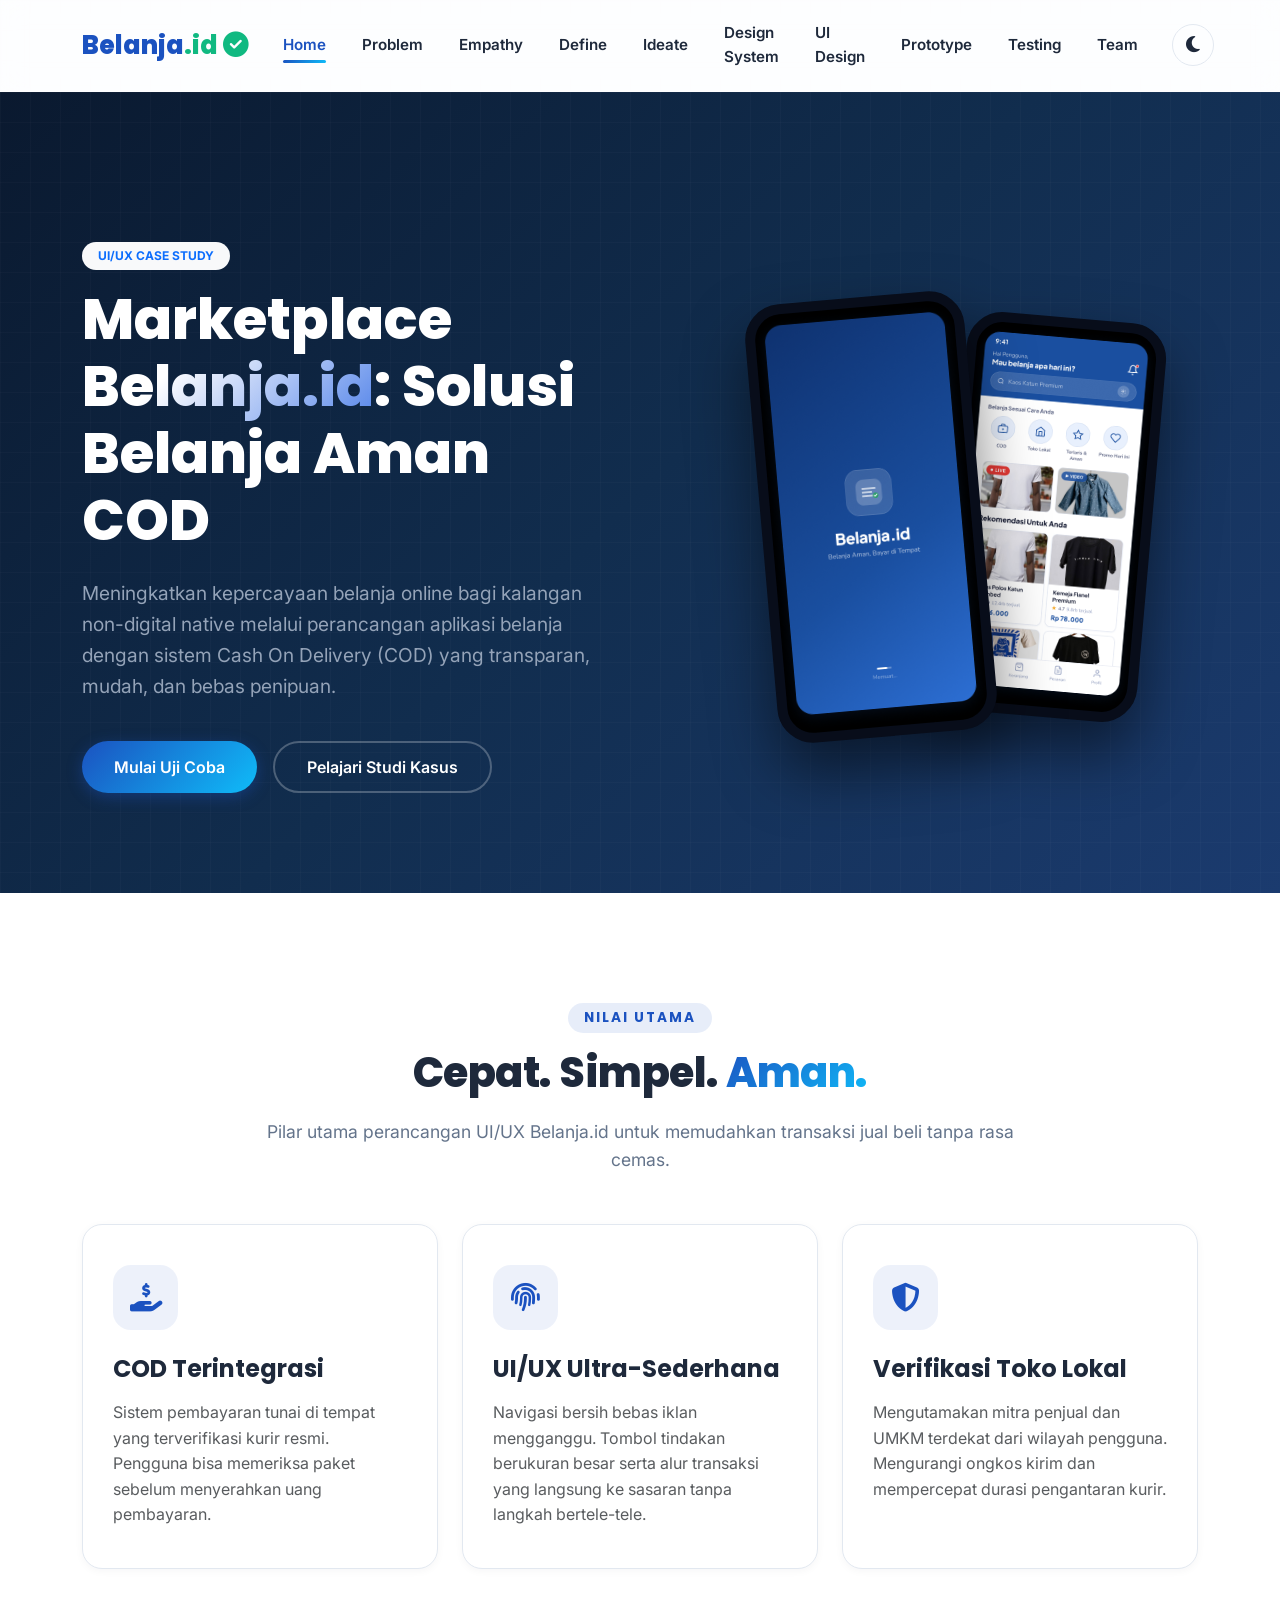
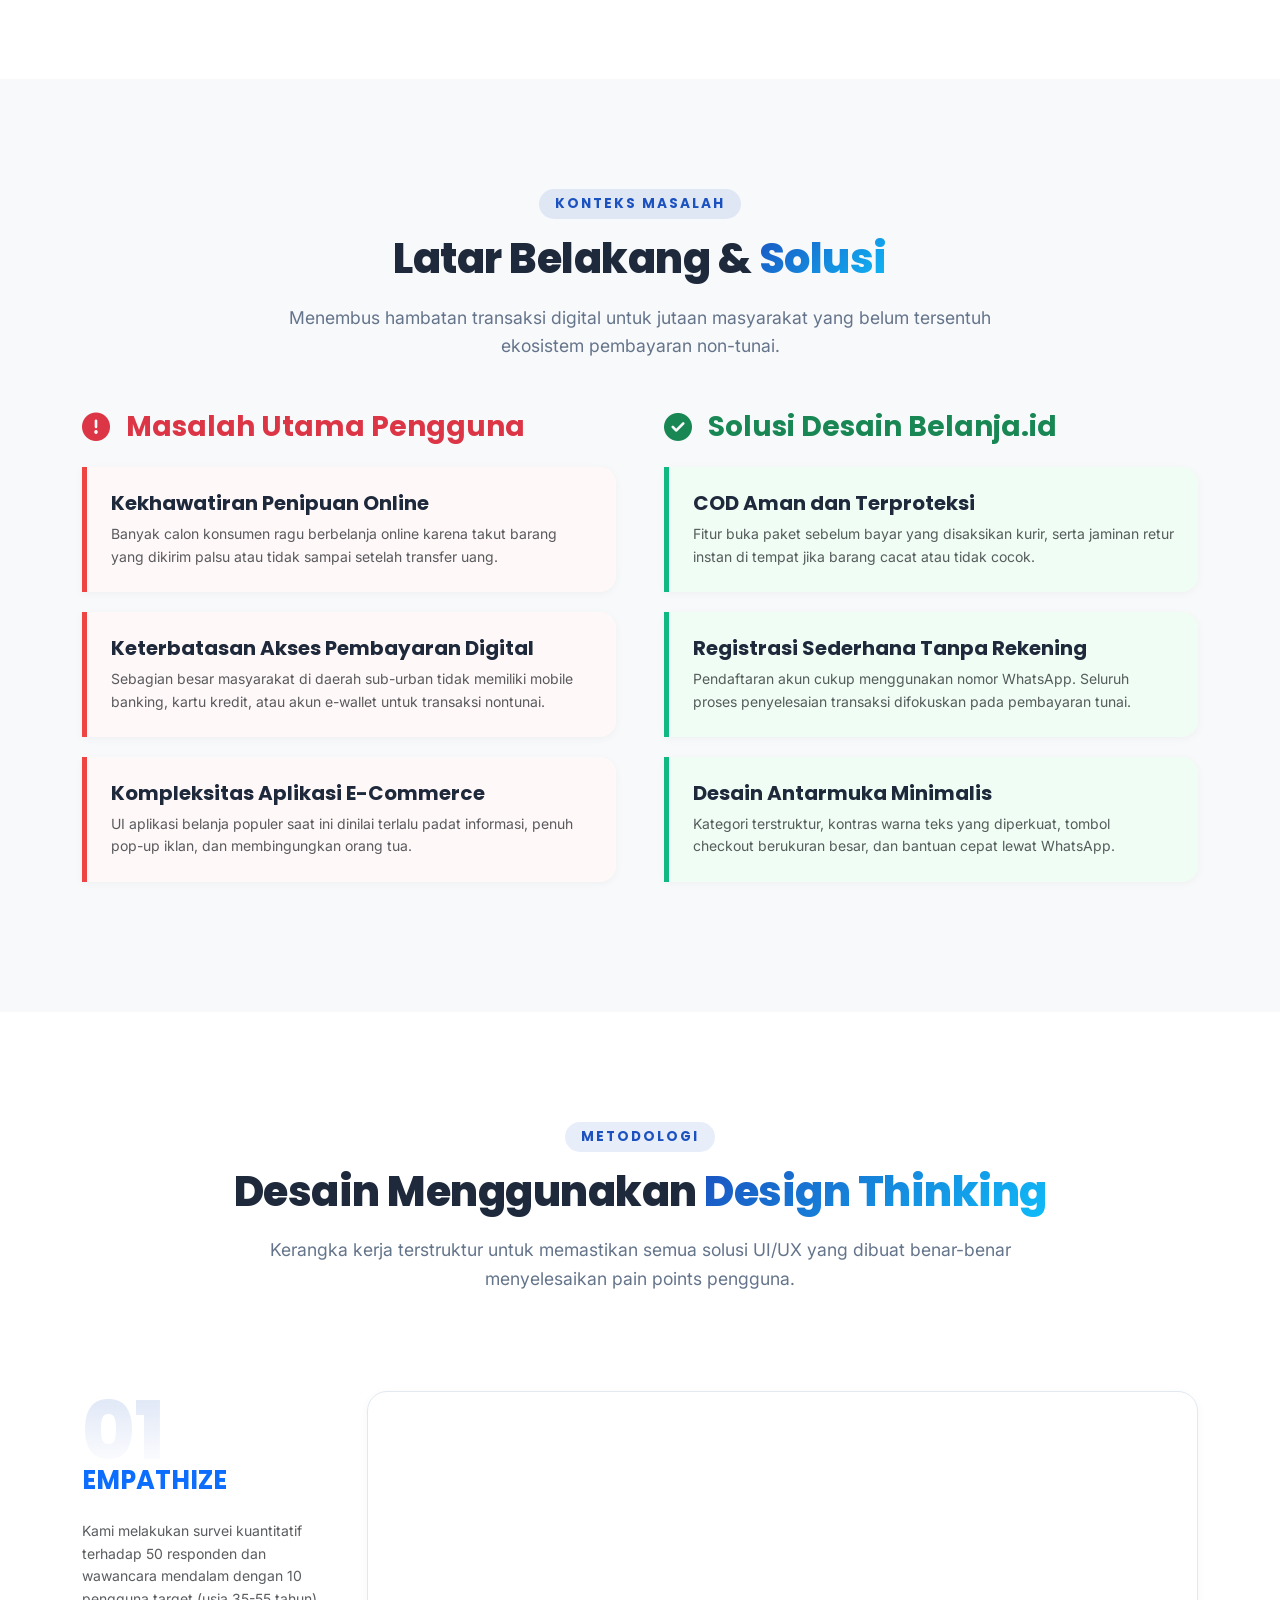
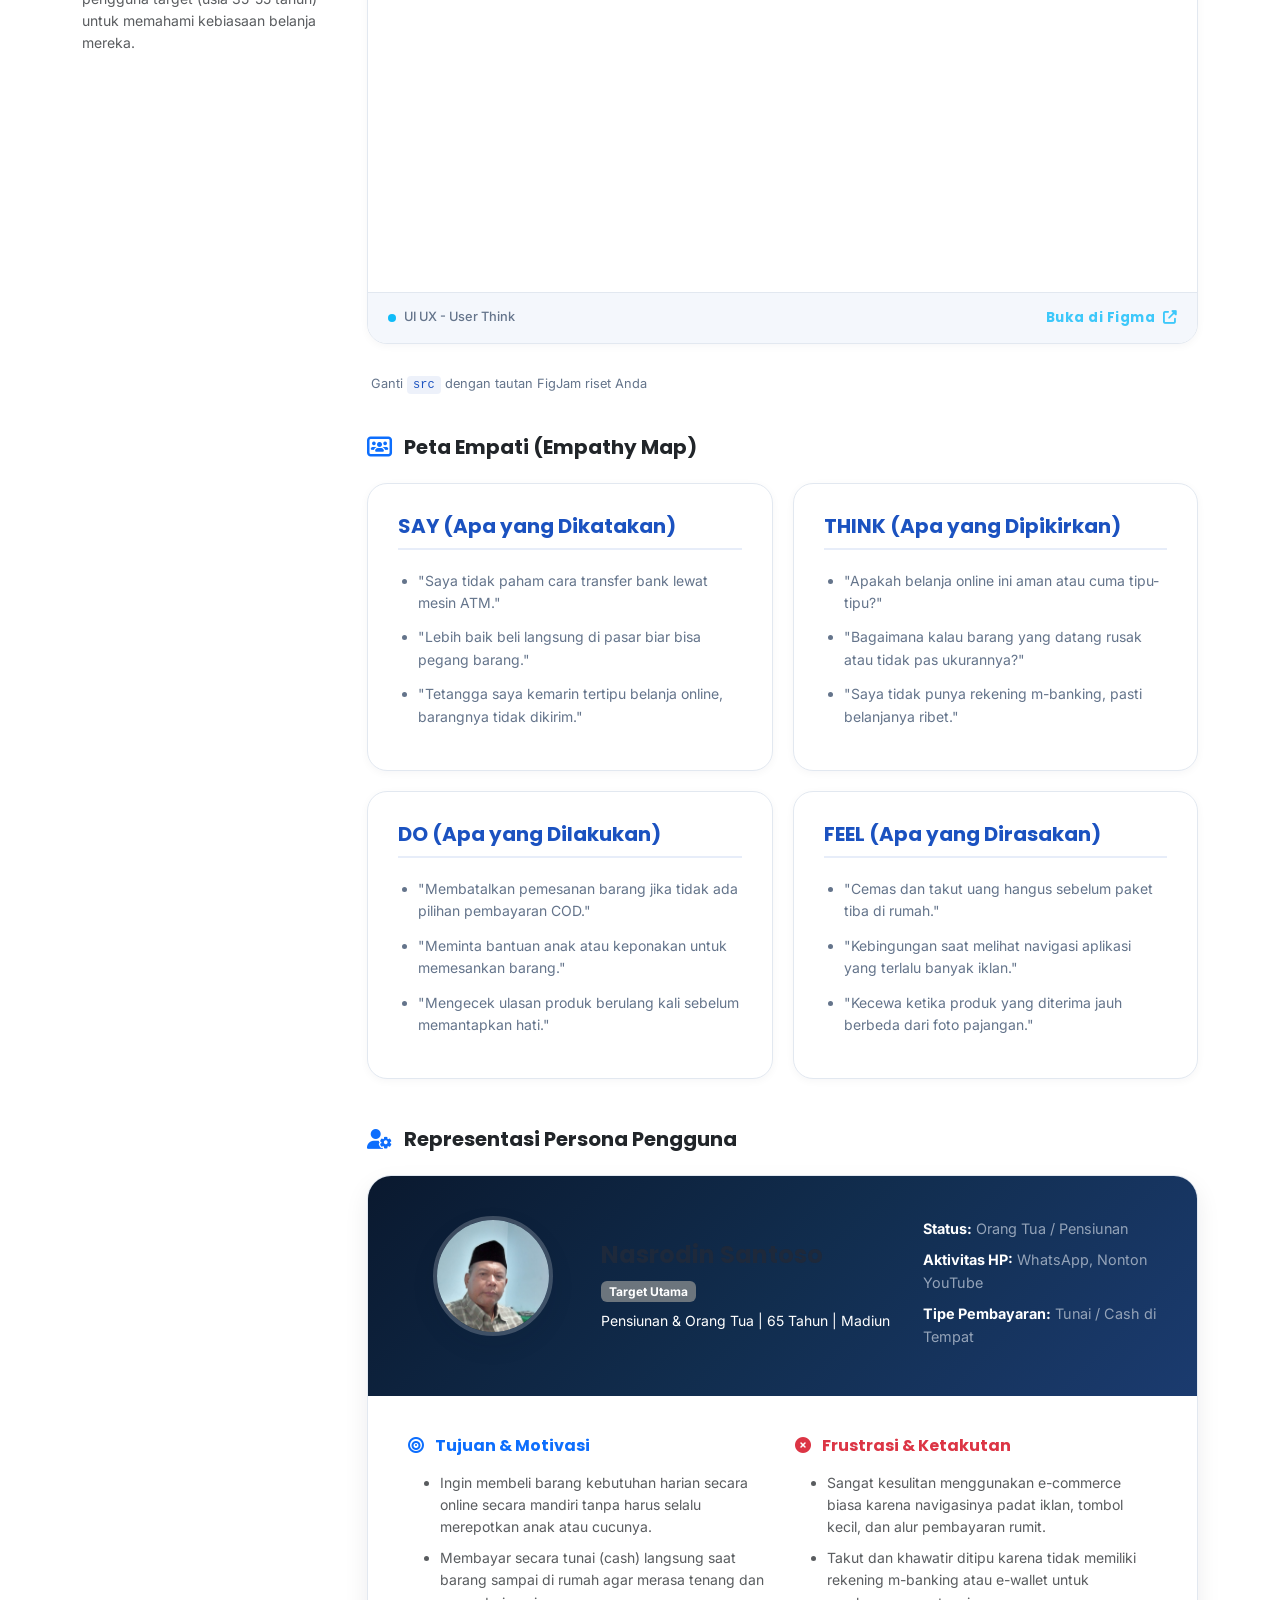
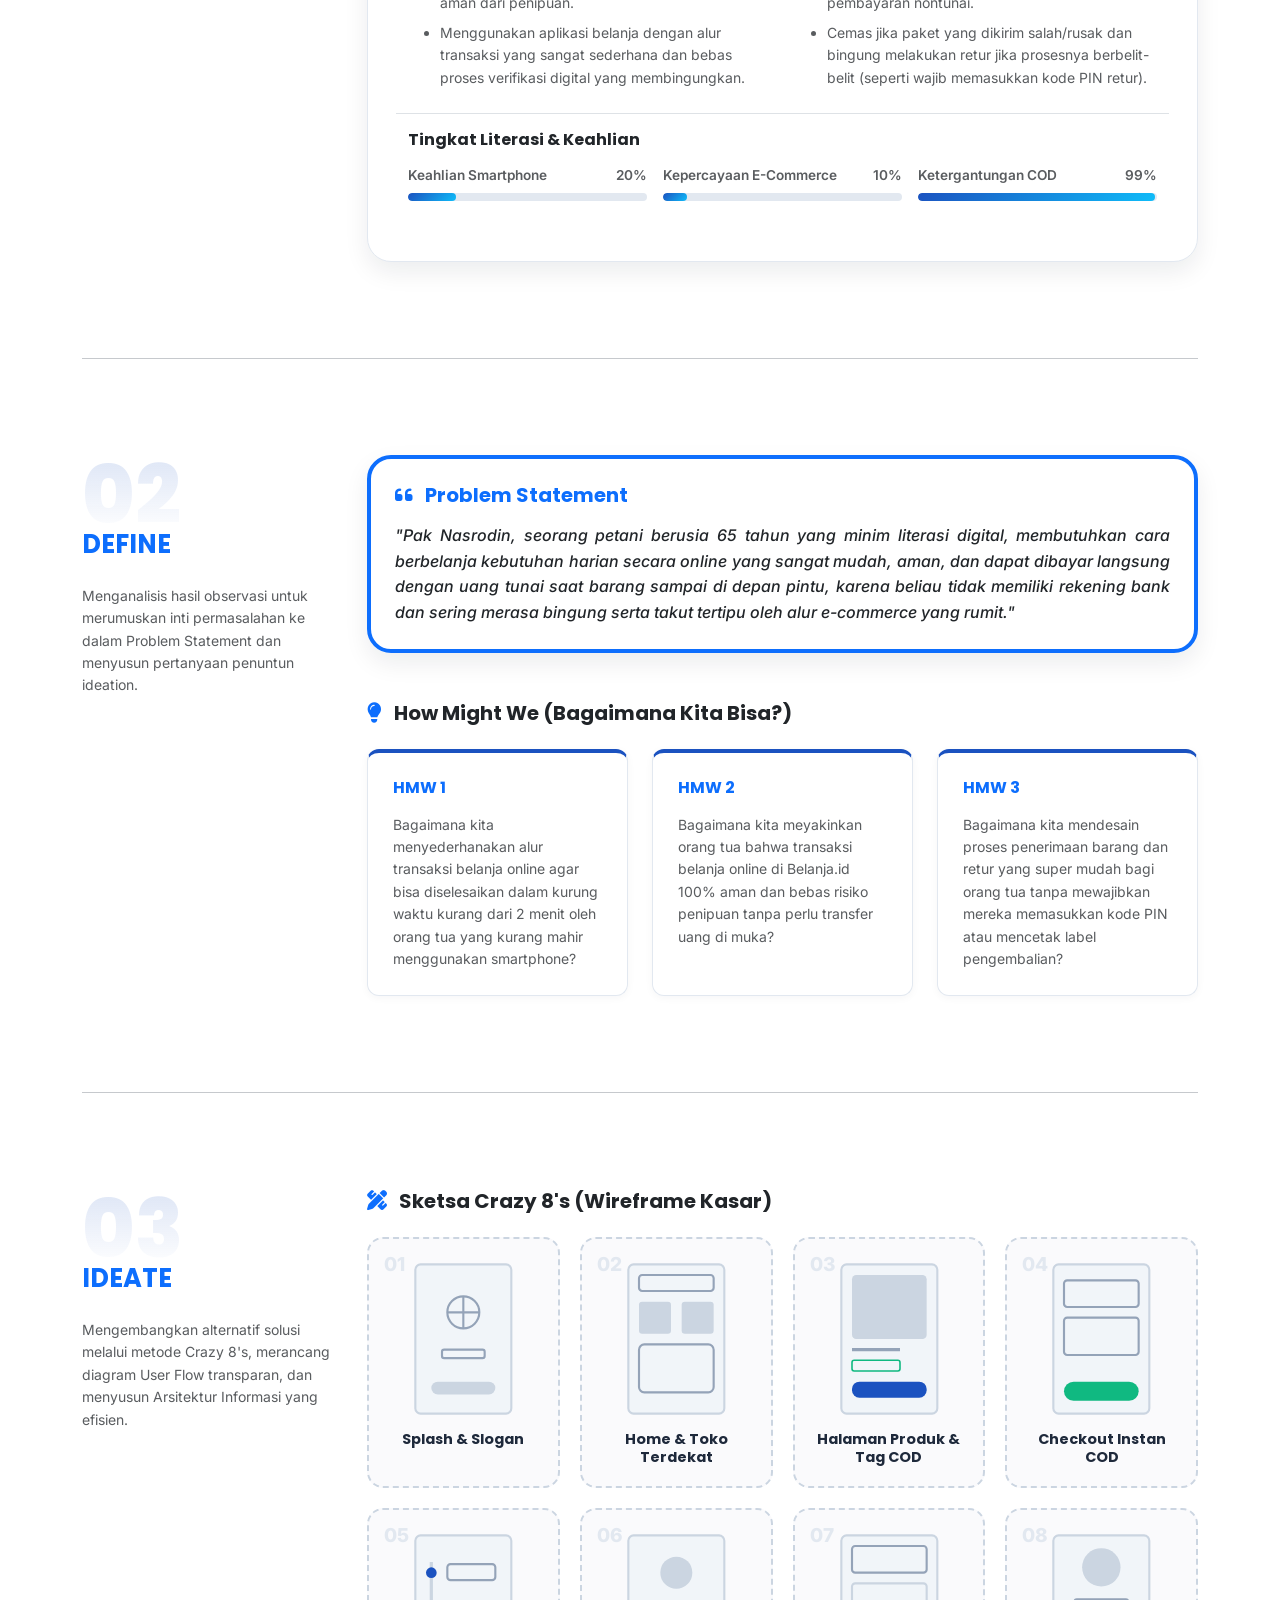
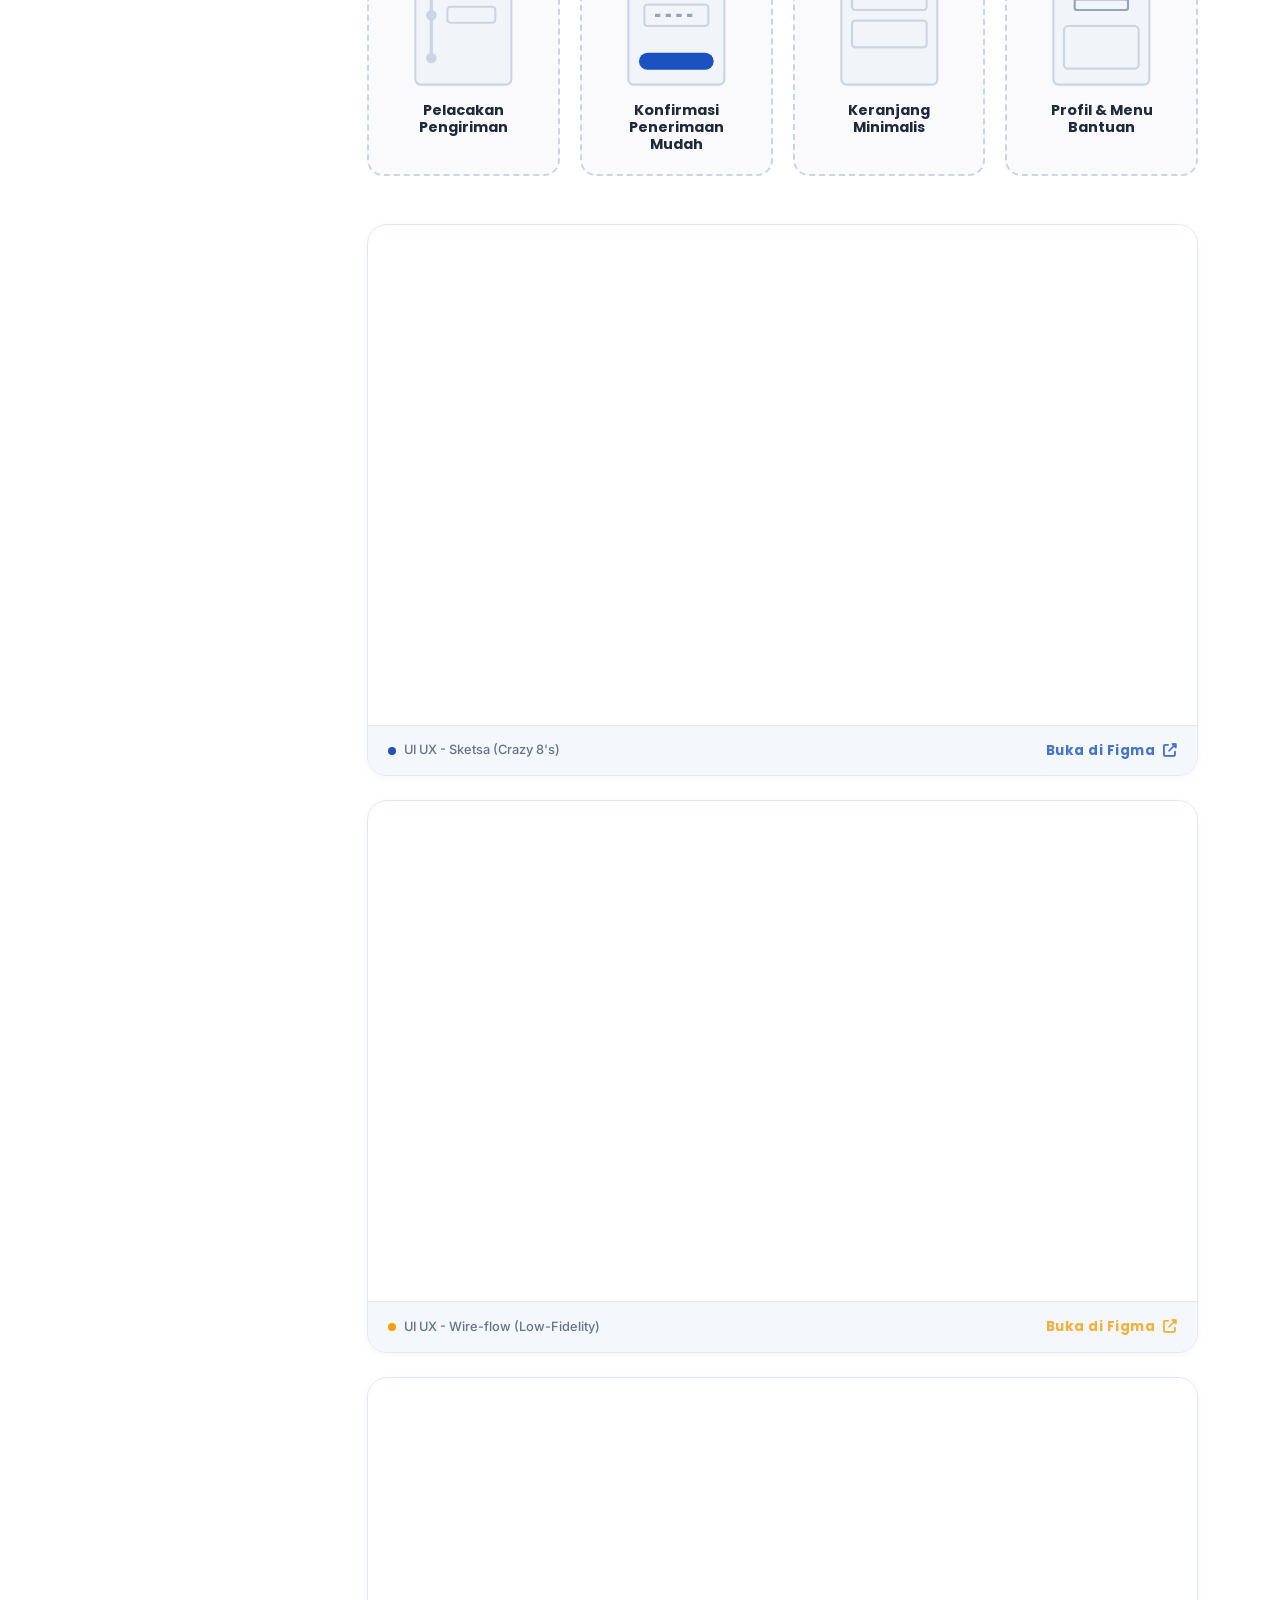
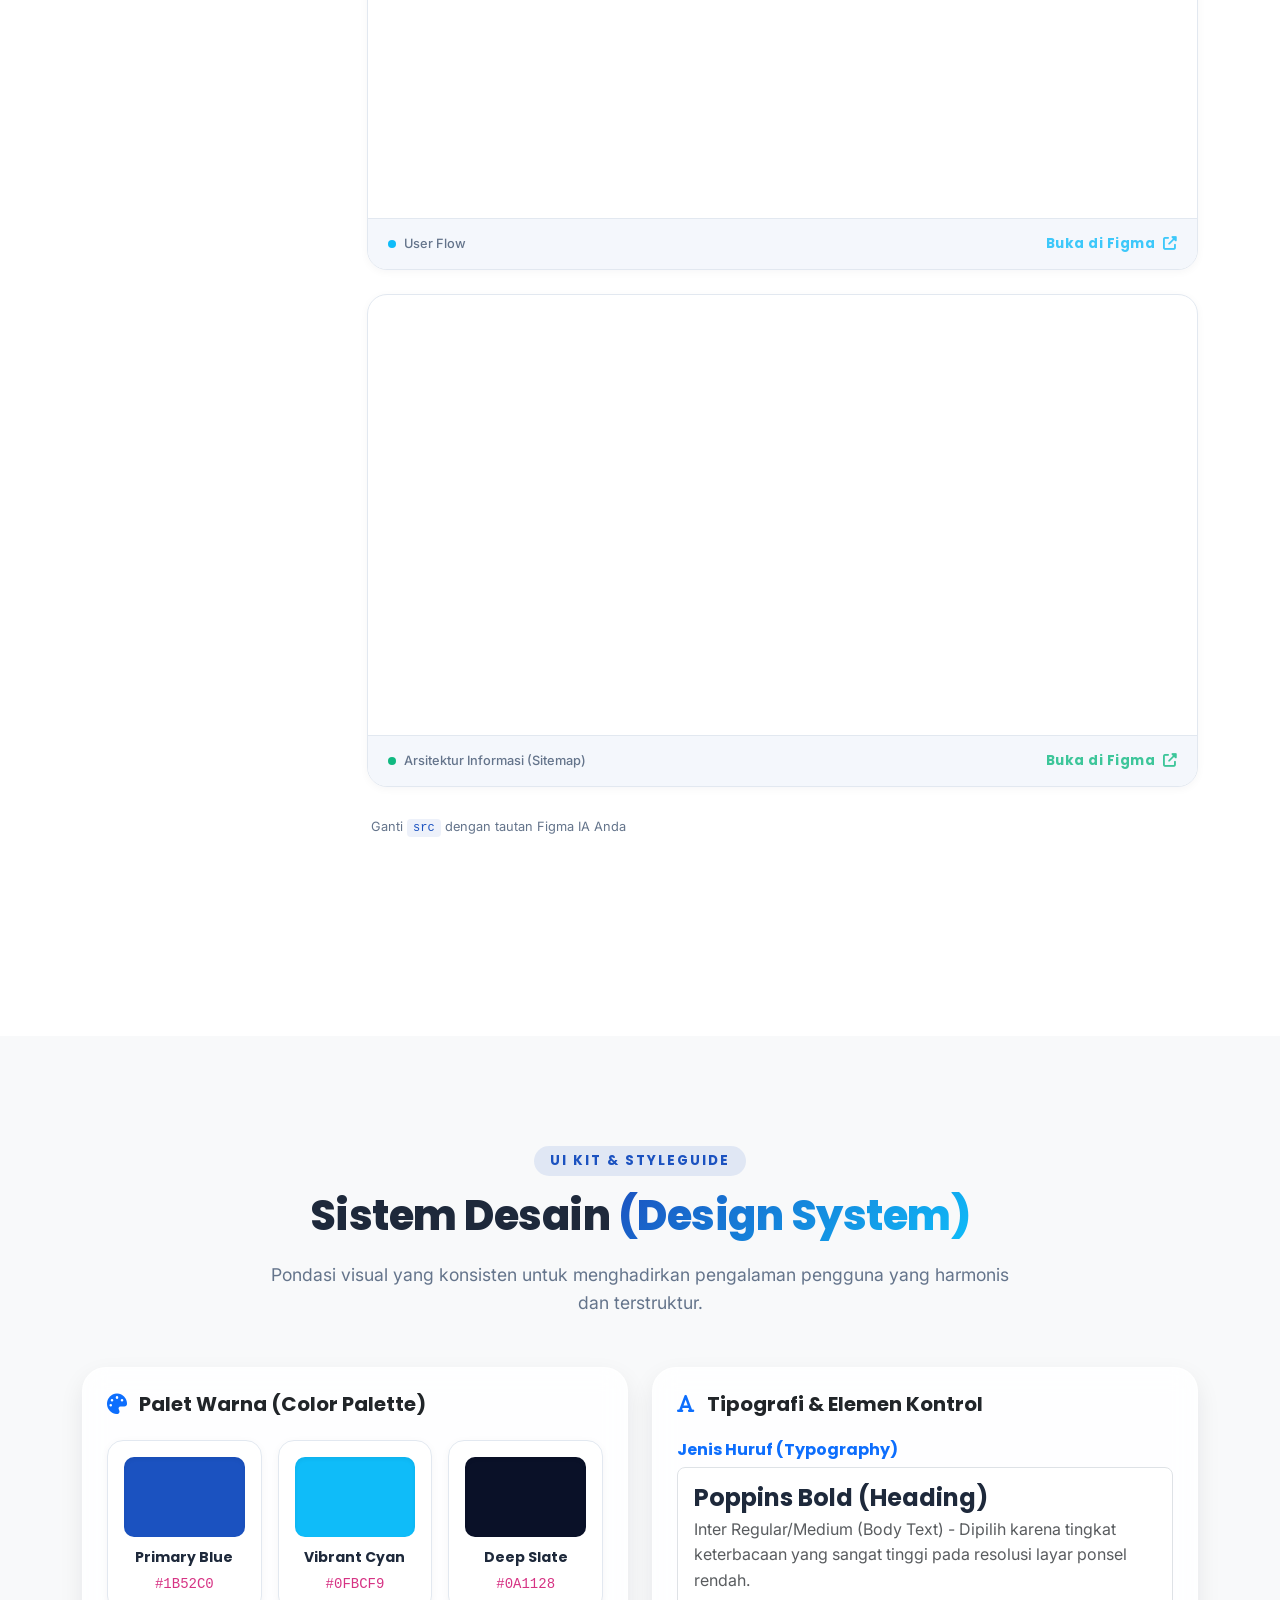
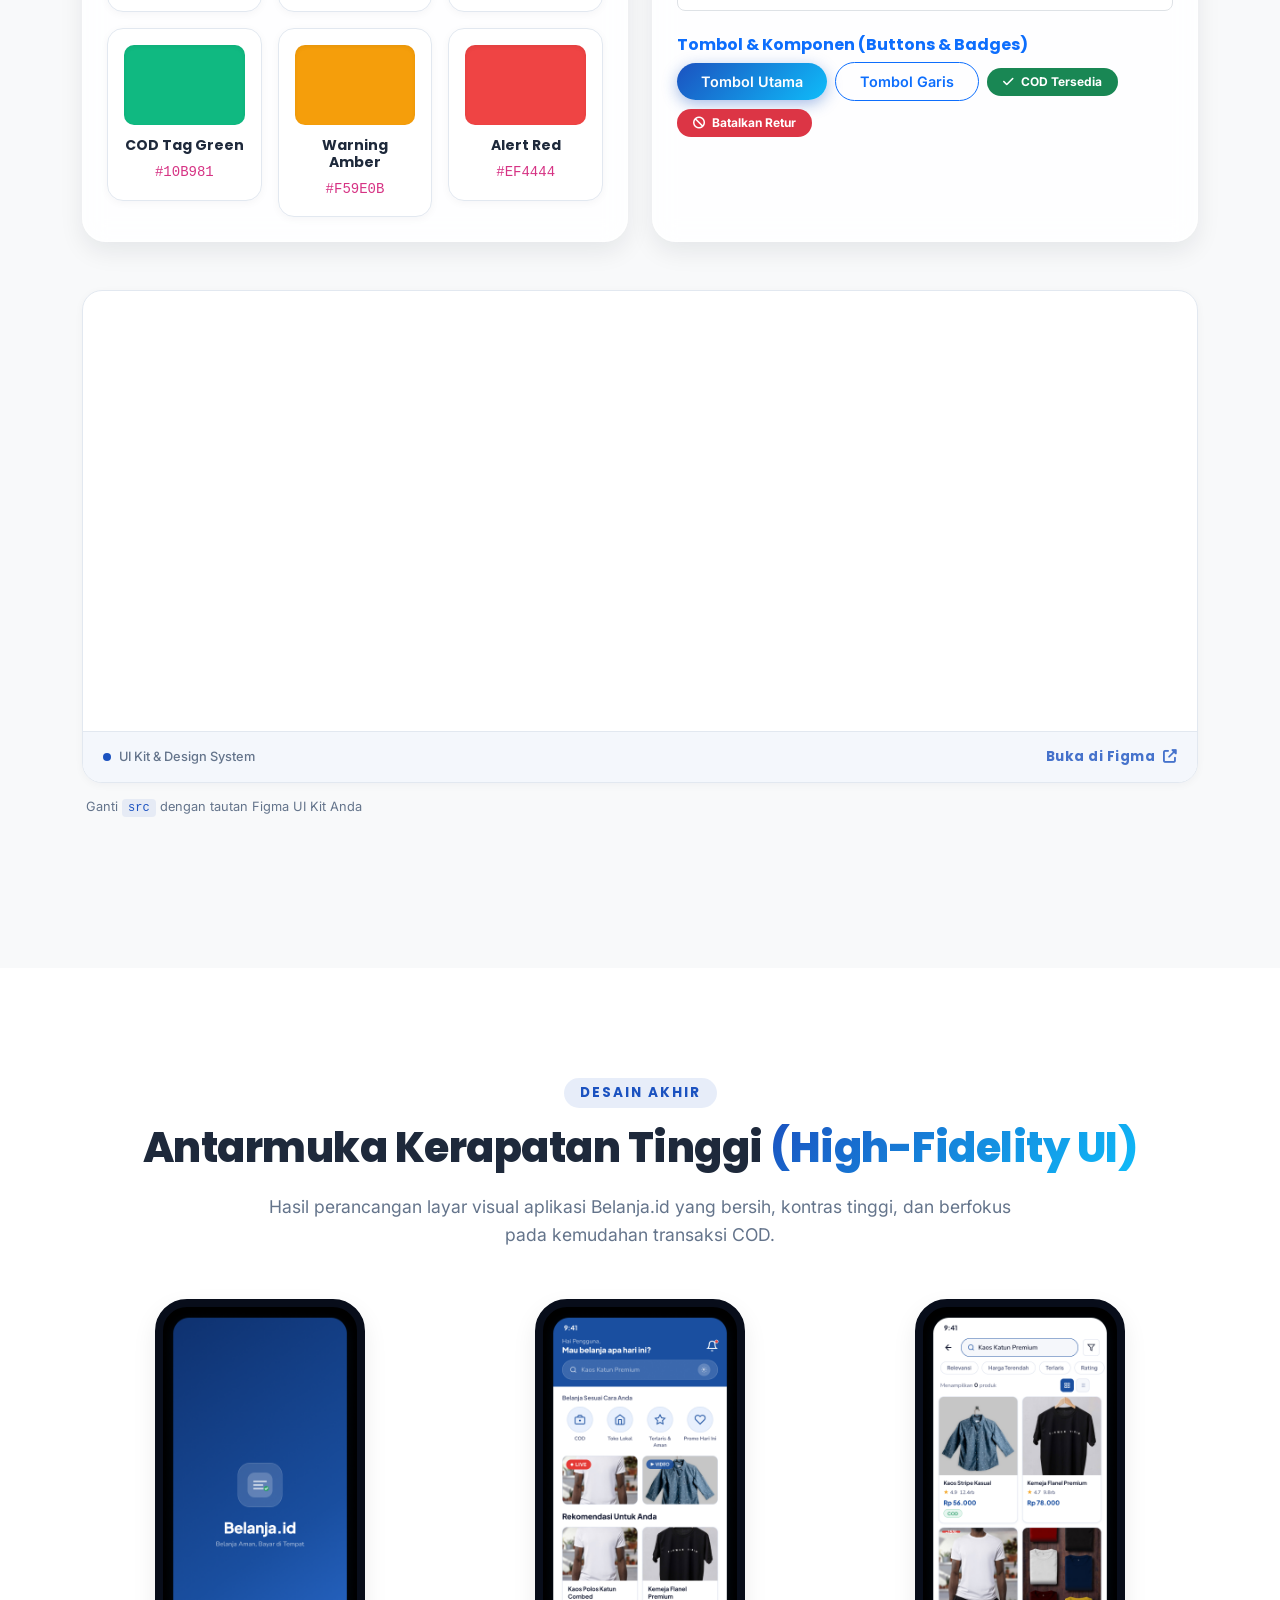
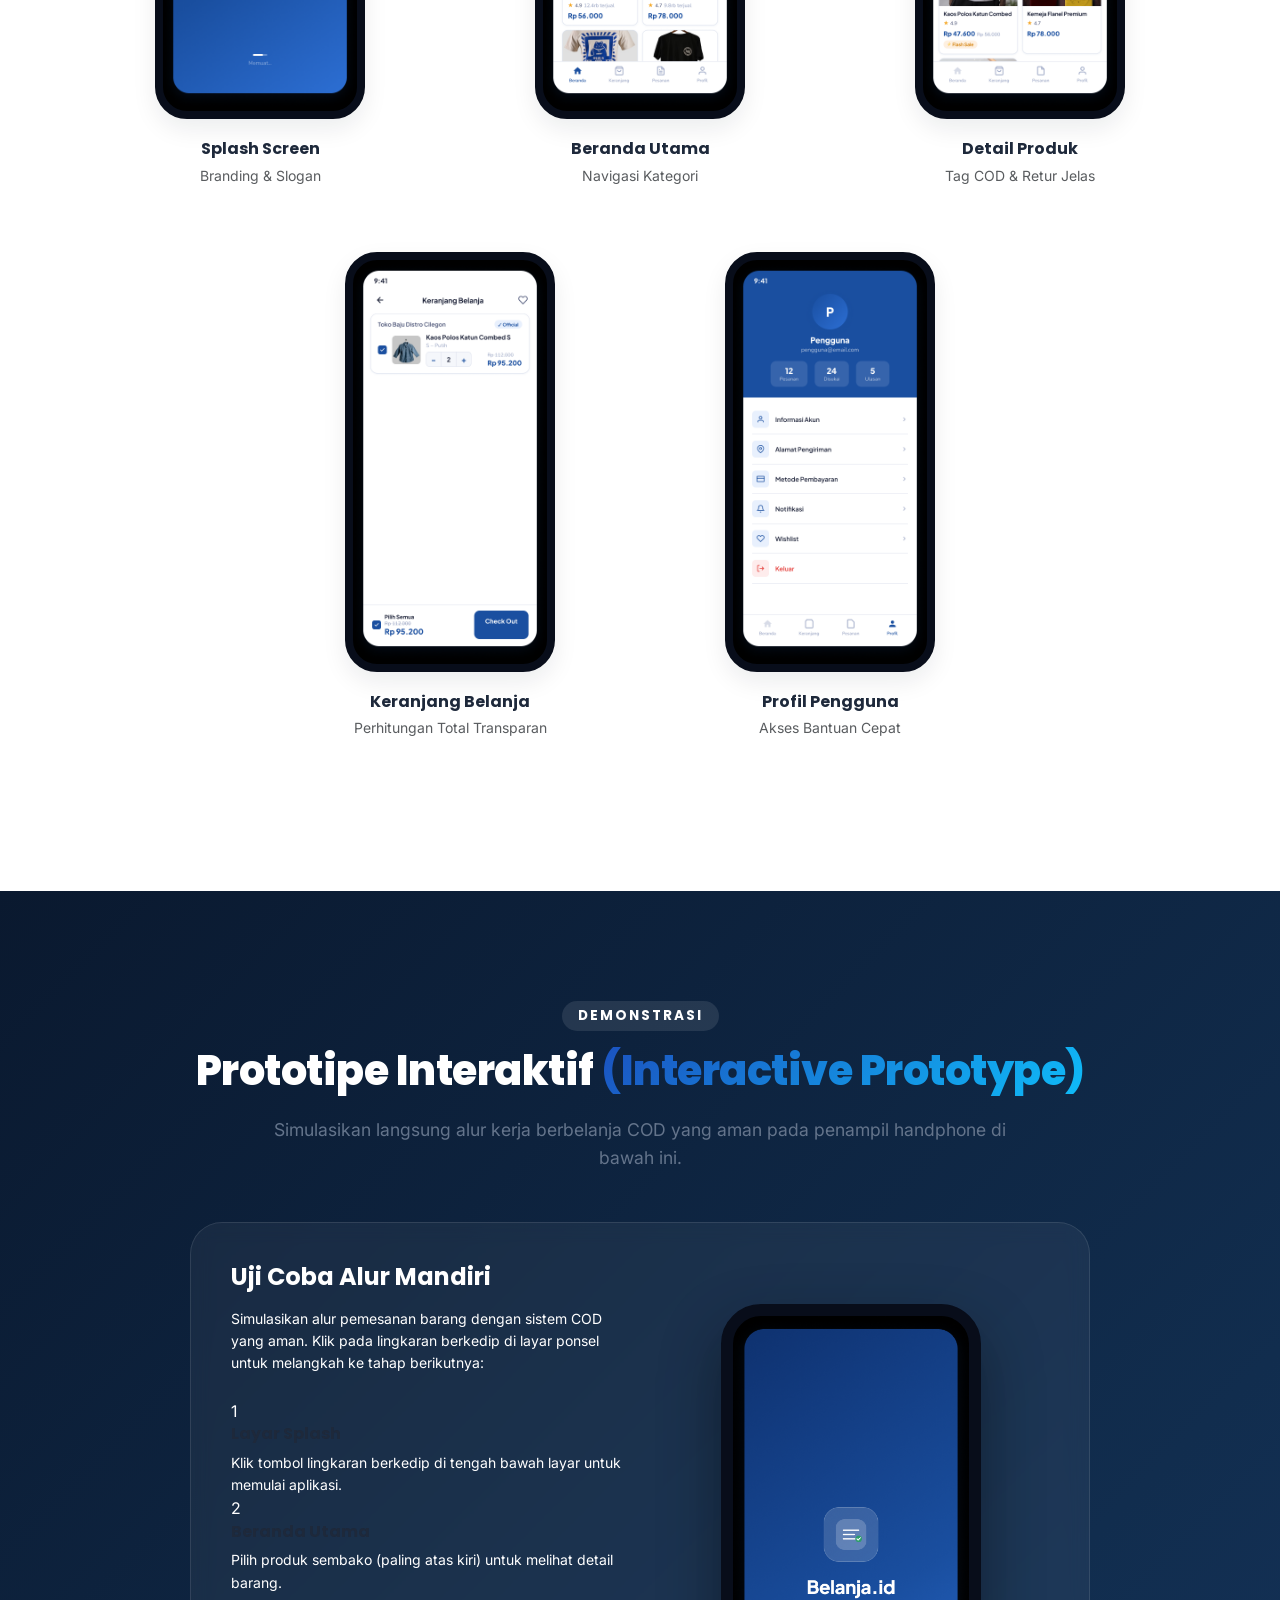
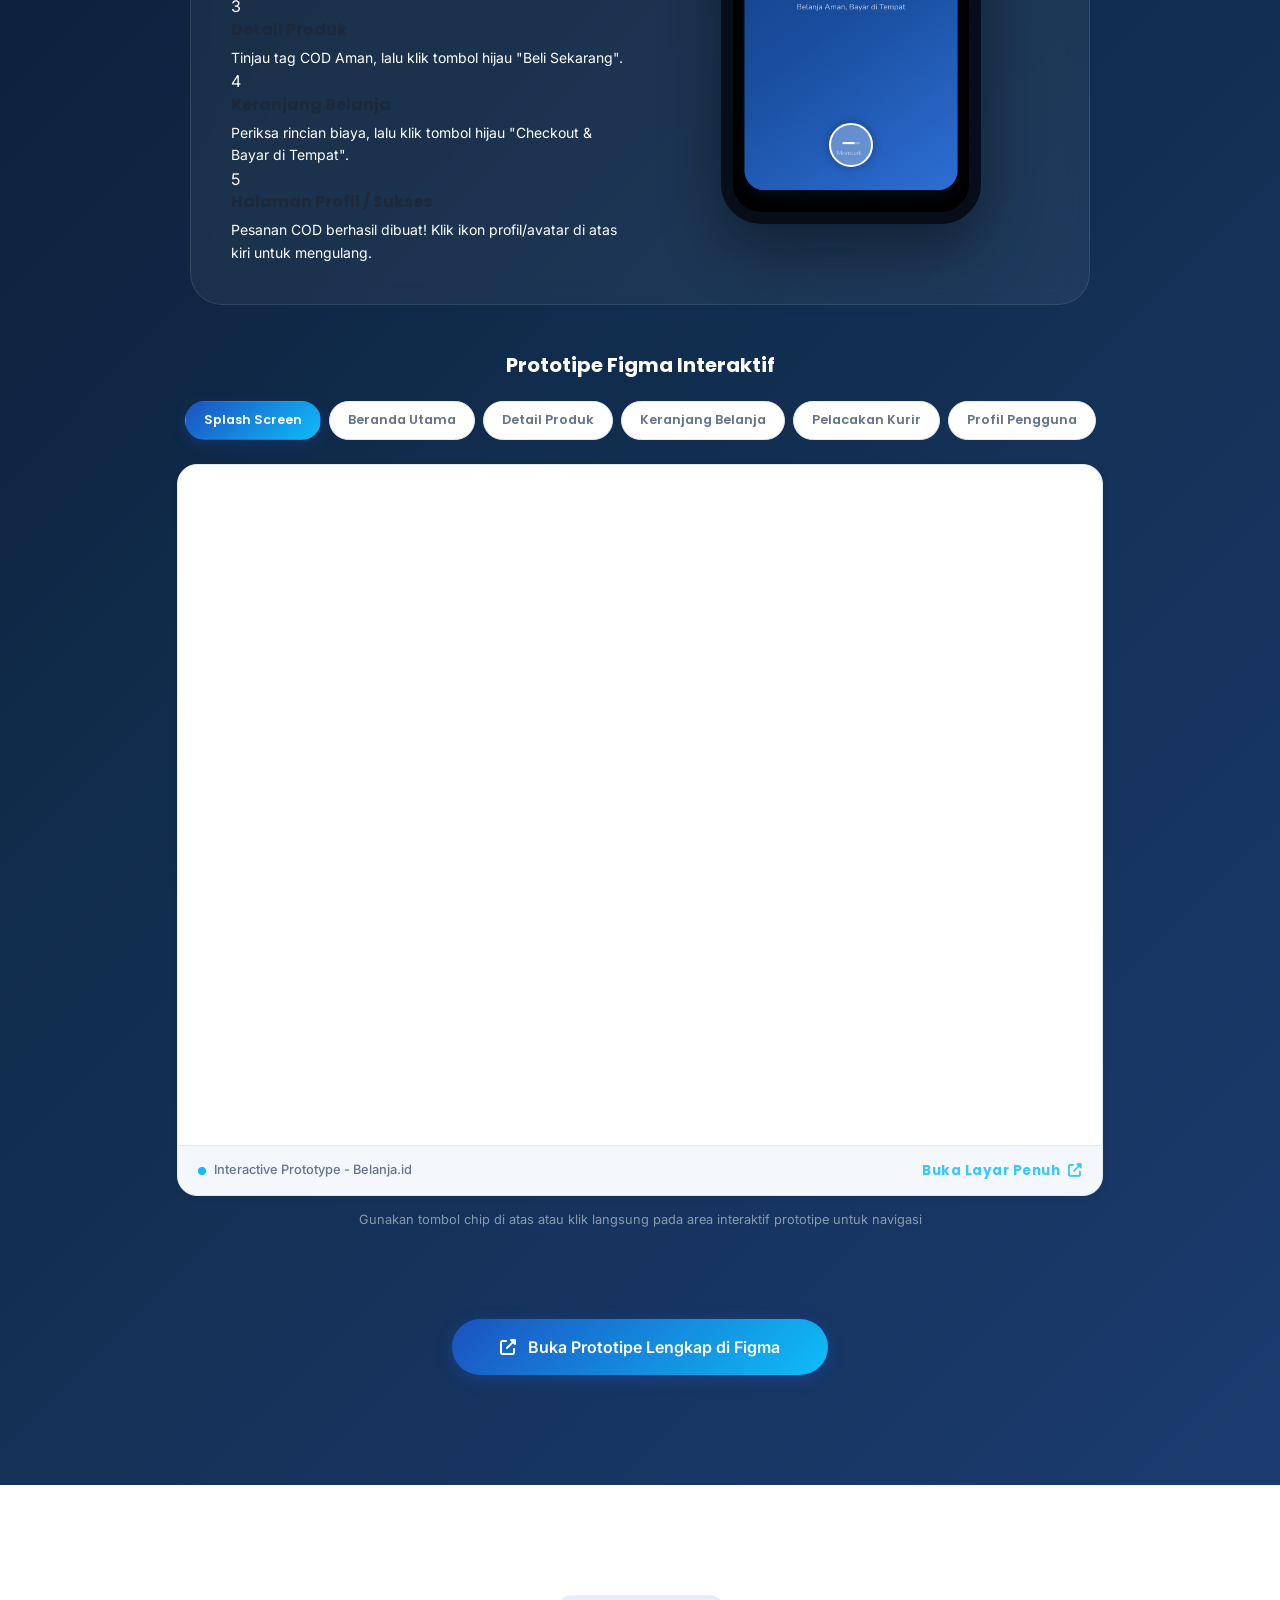
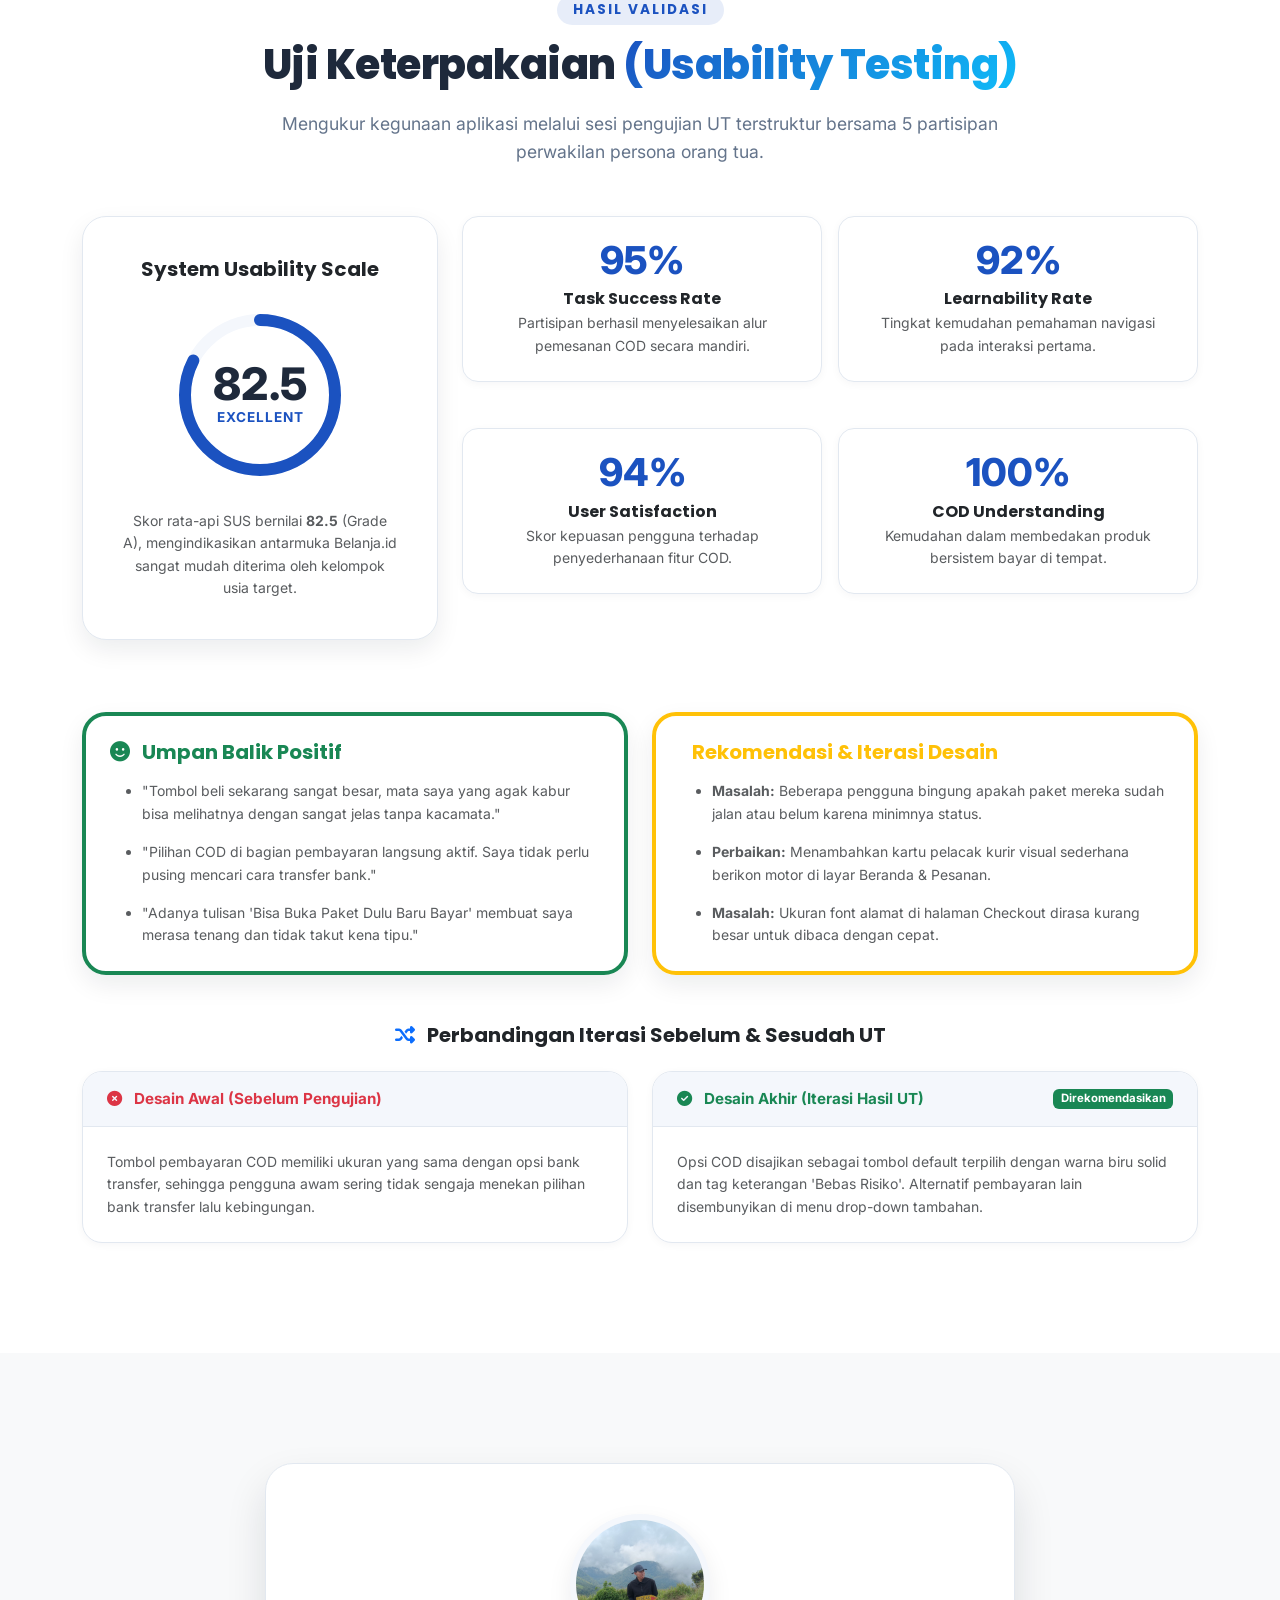
<file: index.html>
<!DOCTYPE html>
<html lang="id">

<head>
    <meta charset="UTF-8">
    <meta name="viewport" content="width=device-width, initial-scale=1.0">
    <title>Studi Kasus UI/UX Belanja.id - Belanja Aman, Bayar di Tempat</title>
    <meta name="description"
        content="Landing page portofolio studi kasus UI/UX untuk aplikasi marketplace Belanja.id dengan fokus pada sistem COD yang aman dan terpercaya bagi semua kalangan.">

    <!-- Google Fonts -->
    <link rel="preconnect" href="https://fonts.googleapis.com">
    <link rel="preconnect" href="https://fonts.gstatic.com" crossorigin>
    <link
        href="https://fonts.googleapis.com/css2?family=Inter:wght@400;500;600;700&family=Poppins:wght@400;600;700;800&display=swap"
        rel="stylesheet">

    <!-- Bootstrap 5 CSS -->
    <link href="https://cdn.jsdelivr.net/npm/bootstrap@5.3.0/dist/css/bootstrap.min.css" rel="stylesheet">

    <!-- Font Awesome Icons -->
    <link rel="stylesheet" href="https://cdnjs.cloudflare.com/ajax/libs/font-awesome/6.4.0/css/all.min.css">

    <!-- AOS Scroll Animation CSS -->
    <link href="https://unpkg.com/aos@2.3.1/dist/aos.css" rel="stylesheet">

    <!-- Custom CSS -->
    <link rel="stylesheet" href="assets/css/style.css">
</head>

<body class="grid-bg-overlay">
    <script>
        (function () {
            const theme = localStorage.getItem('theme') || (window.matchMedia('(prefers-color-scheme: dark)').matches ? 'dark' : 'light');
            if (theme === 'dark') {
                document.body.classList.add('dark-theme');
            }
        })();
    </script>

    <!-- Navbar -->
    <nav class="navbar navbar-expand-lg sticky-top" id="mainNavbar">
        <div class="container">
            <a class="navbar-brand" href="#home" id="brandLogo">
                Belanja<span class="check-logo">.id</span> <i class="fas fa-check-circle check-logo"></i>
            </a>
            <button class="navbar-toggler border-0" type="button" data-bs-toggle="collapse" data-bs-target="#navbarNav"
                aria-controls="navbarNav" aria-expanded="false" aria-label="Toggle navigation">
                <span class="navbar-toggler-icon"></span>
            </button>
            <div class="collapse navbar-collapse" id="navbarNav">
                <ul class="navbar-nav ms-auto align-items-lg-center">
                    <li class="nav-item"><a class="nav-link active" href="#home" id="navHome">Home</a></li>
                    <li class="nav-item"><a class="nav-link" href="#problem" id="navProblem">Problem</a></li>
                    <li class="nav-item"><a class="nav-link" href="#empathy" id="navEmpathy">Empathy</a></li>
                    <li class="nav-item"><a class="nav-link" href="#define" id="navDefine">Define</a></li>
                    <li class="nav-item"><a class="nav-link" href="#ideate" id="navIdeate">Ideate</a></li>
                    <li class="nav-item"><a class="nav-link" href="#designsystem" id="navDesignSystem">Design System</a>
                    </li>
                    <li class="nav-item"><a class="nav-link" href="#mockups" id="navMockups">UI Design</a></li>
                    <li class="nav-item"><a class="nav-link" href="#prototype" id="navPrototype">Prototype</a></li>
                    <li class="nav-item"><a class="nav-link" href="#testing" id="navTesting">Testing</a></li>
                    <li class="nav-item"><a class="nav-link" href="#creator" id="navCreator">Team</a></li>
                    <li class="nav-item ms-lg-3 mt-3 mt-lg-0">
                        <button class="theme-toggle-btn" id="themeToggleBtn" aria-label="Toggle Theme">
                            <i class="fas fa-sun sun-icon"></i>
                            <i class="fas fa-moon moon-icon"></i>
                        </button>
                    </li>
                </ul>
            </div>
        </div>
    </nav>

    <!-- Hero Section -->
    <section id="home" class="hero-section">
        <div class="container">
            <div class="row align-items-center">
                <div class="col-lg-6" data-aos="fade-right">
                    <span class="badge bg-light text-primary mb-3 px-3 py-2 rounded-pill fw-bold">UI/UX CASE
                        STUDY</span>
                    <h1 class="mb-4">Marketplace <span>Belanja.id</span>: Solusi Belanja Aman COD</h1>
                    <p>Meningkatkan kepercayaan belanja online bagi kalangan non-digital native melalui perancangan
                        aplikasi belanja dengan sistem Cash On Delivery (COD) yang transparan, mudah, dan bebas
                        penipuan.</p>
                    <div class="d-flex gap-3 flex-wrap mt-4">
                        <a href="#prototype" class="btn btn-primary-custom" id="heroBtnProto">Mulai Uji Coba</a>
                        <a href="#problem" class="btn btn-secondary-custom" id="heroBtnDetail">Pelajari Studi Kasus</a>
                    </div>
                </div>
                <div class="col-lg-6 mt-5 mt-lg-0" data-aos="fade-left">
                    <div class="hero-mockup-wrap">
                        <div class="device-frame device-hero-1">
                            <img src="assets/img/splash.png" alt="Splash Screen Belanja.id" id="imgSplashHero">
                        </div>
                        <div class="device-frame device-hero-2">
                            <img src="assets/img/home.png" alt="Home Screen Belanja.id" id="imgHomeHero">
                        </div>
                    </div>
                </div>
            </div>
        </div>
    </section>

    <!-- Value Propositions -->
    <section class="bg-white">
        <div class="container">
            <div class="section-title text-center" data-aos="fade-up">
                <span class="section-tag">Nilai Utama</span>
                <h2>Cepat. Simpel. <span>Aman.</span></h2>
                <p class="section-desc">Pilar utama perancangan UI/UX Belanja.id untuk memudahkan transaksi jual beli
                    tanpa rasa cemas.</p>
            </div>

            <div class="row g-4">
                <div class="col-md-4" data-aos="fade-up" data-aos-delay="100">
                    <div class="value-card" id="valCard1">
                        <div class="value-icon">
                            <i class="fas fa-hand-holding-dollar"></i>
                        </div>
                        <h4 class="mb-3">COD Terintegrasi</h4>
                        <p class="text-muted mb-0">Sistem pembayaran tunai di tempat yang terverifikasi kurir resmi.
                            Pengguna bisa memeriksa paket sebelum menyerahkan uang pembayaran.</p>
                    </div>
                </div>
                <div class="col-md-4" data-aos="fade-up" data-aos-delay="200">
                    <div class="value-card" id="valCard2">
                        <div class="value-icon">
                            <i class="fas fa-fingerprint"></i>
                        </div>
                        <h4 class="mb-3">UI/UX Ultra-Sederhana</h4>
                        <p class="text-muted mb-0">Navigasi bersih bebas iklan mengganggu. Tombol tindakan berukuran
                            besar serta alur transaksi yang langsung ke sasaran tanpa langkah bertele-tele.</p>
                    </div>
                </div>
                <div class="col-md-4" data-aos="fade-up" data-aos-delay="300">
                    <div class="value-card" id="valCard3">
                        <div class="value-icon">
                            <i class="fas fa-shield-halved"></i>
                        </div>
                        <h4 class="mb-3">Verifikasi Toko Lokal</h4>
                        <p class="text-muted mb-0">Mengutamakan mitra penjual dan UMKM terdekat dari wilayah pengguna.
                            Mengurangi ongkos kirim dan mempercepat durasi pengantaran kurir.</p>
                    </div>
                </div>
            </div>
        </div>
    </section>

    <!-- Problem & Solution Section -->
    <section id="problem" class="bg-light">
        <div class="container">
            <div class="section-title text-center" data-aos="fade-up">
                <span class="section-tag">Konteks Masalah</span>
                <h2>Latar Belakang & <span>Solusi</span></h2>
                <p class="section-desc">Menembus hambatan transaksi digital untuk jutaan masyarakat yang belum tersentuh
                    ekosistem pembayaran non-tunai.</p>
            </div>

            <div class="row g-5 align-items-center">
                <div class="col-lg-6" data-aos="fade-right">
                    <h3 class="mb-4 text-danger d-flex align-items-center">
                        <i class="fas fa-circle-exclamation me-3"></i> Masalah Utama Pengguna
                    </h3>
                    <div class="problem-card" id="probCard1">
                        <h5 class="mb-2">Kekhawatiran Penipuan Online</h5>
                        <p class="text-muted mb-0 small">Banyak calon konsumen ragu berbelanja online karena takut
                            barang yang dikirim palsu atau tidak sampai setelah transfer uang.</p>
                    </div>
                    <div class="problem-card" id="probCard2">
                        <h5 class="mb-2">Keterbatasan Akses Pembayaran Digital</h5>
                        <p class="text-muted mb-0 small">Sebagian besar masyarakat di daerah sub-urban tidak memiliki
                            mobile banking, kartu kredit, atau akun e-wallet untuk transaksi nontunai.</p>
                    </div>
                    <div class="problem-card" id="probCard3">
                        <h5 class="mb-2">Kompleksitas Aplikasi E-Commerce</h5>
                        <p class="text-muted mb-0 small">UI aplikasi belanja populer saat ini dinilai terlalu padat
                            informasi, penuh pop-up iklan, dan membingungkan orang tua.</p>
                    </div>
                </div>

                <div class="col-lg-6" data-aos="fade-left">
                    <h3 class="mb-4 text-success d-flex align-items-center">
                        <i class="fas fa-circle-check me-3"></i> Solusi Desain Belanja.id
                    </h3>
                    <div class="solution-card" id="solCard1">
                        <h5 class="mb-2">COD Aman dan Terproteksi</h5>
                        <p class="text-muted mb-0 small">Fitur buka paket sebelum bayar yang disaksikan kurir, serta
                            jaminan retur instan di tempat jika barang cacat atau tidak cocok.</p>
                    </div>
                    <div class="solution-card" id="solCard2">
                        <h5 class="mb-2">Registrasi Sederhana Tanpa Rekening</h5>
                        <p class="text-muted mb-0 small">Pendaftaran akun cukup menggunakan nomor WhatsApp. Seluruh
                            proses penyelesaian transaksi difokuskan pada pembayaran tunai.</p>
                    </div>
                    <div class="solution-card" id="solCard3">
                        <h5 class="mb-2">Desain Antarmuka Minimalis</h5>
                        <p class="text-muted mb-0 small">Kategori terstruktur, kontras warna teks yang diperkuat, tombol
                            checkout berukuran besar, dan bantuan cepat lewat WhatsApp.</p>
                    </div>
                </div>
            </div>
        </div>
    </section>

    <!-- Design Thinking Process -->
    <section class="bg-white">
        <div class="container">
            <div class="section-title text-center" data-aos="fade-up">
                <span class="section-tag">Metodologi</span>
                <h2>Desain Menggunakan <span>Design Thinking</span></h2>
                <p class="section-desc">Kerangka kerja terstruktur untuk memastikan semua solusi UI/UX yang dibuat
                    benar-benar menyelesaikan pain points pengguna.</p>
            </div>

            <!-- STEP 1: EMPATHIZE -->
            <div id="empathy" class="case-study-step py-5">
                <div class="row">
                    <div class="col-lg-3" data-aos="fade-right">
                        <div class="dt-step-number">01</div>
                        <h3 class="dt-step-title text-primary">EMPATHIZE</h3>
                        <p class="text-muted small">Kami melakukan survei kuantitatif terhadap 50 responden dan
                            wawancara mendalam dengan 10 pengguna target (usia 35-55 tahun) untuk memahami kebiasaan
                            belanja mereka.</p>
                    </div>
                    <div class="col-lg-9" data-aos="fade-left">
                        <!-- Figma Embed: User Research / Board -->
                        <div class="figma-box mb-4" data-aos="fade-up">
                            <iframe
                                src="https://www.figma.com/embed?embed_host=share&url=https%3A%2F%2Fwww.figma.com%2Fboard%2FAl8WfZiTKaebbLShmzFv53%2FUI-UX---User-think%3Ft%3DYL6knEkY4p6Y0ww6-1"
                                allowfullscreen title="UI UX User Think"></iframe>
                            <div class="figma-bar">
                                <span class="fg-name"><span class="fg-dot fd-secondary"></span> UI UX - User
                                    Think</span>
                                <a href="https://www.figma.com/board/Al8WfZiTKaebbLShmzFv53/UI-UX---User-think?t=YL6knEkY4p6Y0ww6-1"
                                    target="_blank" class="fa-secondary">Buka di Figma <i
                                        class="fas fa-external-link-alt ms-1"></i></a>
                            </div>
                        </div>
                        <p class="figma-note">Ganti <code>src</code> dengan tautan FigJam riset Anda</p>

                        <h5 class="mb-4 fw-bold text-dark"><i class="fas fa-users-rectangle text-primary me-2"></i> Peta
                            Empati (Empathy Map)</h5>
                        <div class="empathy-map-grid mb-5">
                            <div class="empathy-quadrant" id="empQuad1">
                                <h5>SAY (Apa yang Dikatakan)</h5>
                                <ul class="small mb-0">
                                    <li>"Saya tidak paham cara transfer bank lewat mesin ATM."</li>
                                    <li>"Lebih baik beli langsung di pasar biar bisa pegang barang."</li>
                                    <li>"Tetangga saya kemarin tertipu belanja online, barangnya tidak dikirim."</li>
                                </ul>
                            </div>
                            <div class="empathy-quadrant" id="empQuad2">
                                <h5>THINK (Apa yang Dipikirkan)</h5>
                                <ul class="small mb-0">
                                    <li>"Apakah belanja online ini aman atau cuma tipu-tipu?"</li>
                                    <li>"Bagaimana kalau barang yang datang rusak atau tidak pas ukurannya?"</li>
                                    <li>"Saya tidak punya rekening m-banking, pasti belanjanya ribet."</li>
                                </ul>
                            </div>
                            <div class="empathy-quadrant" id="empQuad3">
                                <h5>DO (Apa yang Dilakukan)</h5>
                                <ul class="small mb-0">
                                    <li>"Membatalkan pemesanan barang jika tidak ada pilihan pembayaran COD."</li>
                                    <li>"Meminta bantuan anak atau keponakan untuk memesankan barang."</li>
                                    <li>"Mengecek ulasan produk berulang kali sebelum memantapkan hati."</li>
                                </ul>
                            </div>
                            <div class="empathy-quadrant" id="empQuad4">
                                <h5>FEEL (Apa yang Dirasakan)</h5>
                                <ul class="small mb-0">
                                    <li>"Cemas dan takut uang hangus sebelum paket tiba di rumah."</li>
                                    <li>"Kebingungan saat melihat navigasi aplikasi yang terlalu banyak iklan."</li>
                                    <li>"Kecewa ketika produk yang diterima jauh berbeda dari foto pajangan."</li>
                                </ul>
                            </div>
                        </div>

                        <!-- User Persona -->
                        <h5 class="mb-4 fw-bold text-dark"><i class="fas fa-user-gear text-primary me-2"></i>
                            Representasi Persona Pengguna</h5>
                        <div class="persona-card" id="personaCard">
                            <div class="persona-header text-center text-md-start">
                                <div class="row align-items-center">
                                    <div class="col-md-3 text-center">
                                        <div class="persona-avatar-frame">
                                            <img src="assets/img/nasrodin.jpeg" alt="Nasrodin Santoso Avatar"
                                                onerror="this.onerror=null; this.src='https://ui-avatars.com/api/?name=Nasrodin+Santoso&background=1B52C0&color=fff&size=150';">
                                        </div>
                                    </div>
                                    <div class="col-md-5 mt-3 mt-md-0">
                                        <h4>Nasrodin Santoso</h4>
                                        <p class="badge bg-secondary mb-2">Target Utama</p>
                                        <p class="mb-0 small text-light-muted">Pensiunan & Orang Tua | 65 Tahun | Madiun
                                        </p>
                                    </div>
                                    <div class="col-md-4 mt-3 mt-md-0">
                                        <ul class="persona-meta small">
                                            <li><strong>Status:</strong> Orang Tua / Pensiunan</li>
                                            <li><strong>Aktivitas HP:</strong> WhatsApp, Nonton YouTube</li>
                                            <li><strong>Tipe Pembayaran:</strong> Tunai / Cash di Tempat</li>
                                        </ul>
                                    </div>
                                </div>
                            </div>
                            <div class="persona-body">
                                <div class="row g-4">
                                    <div class="col-md-6">
                                        <h6 class="fw-bold text-primary mb-3"><i class="fas fa-bullseye me-2"></i>
                                            Tujuan & Motivasi</h6>
                                        <ul class="small text-muted mb-0">
                                            <li class="mb-2">Ingin membeli barang kebutuhan harian secara online secara
                                                mandiri tanpa harus selalu merepotkan anak atau cucunya.</li>
                                            <li class="mb-2">Membayar secara tunai (cash) langsung saat barang sampai di
                                                rumah agar merasa tenang dan aman dari penipuan.</li>
                                            <li>Menggunakan aplikasi belanja dengan alur transaksi yang sangat sederhana
                                                dan bebas proses verifikasi digital yang membingungkan.</li>
                                        </ul>
                                    </div>
                                    <div class="col-md-6">
                                        <h6 class="fw-bold text-danger mb-3"><i class="fas fa-circle-xmark me-2"></i>
                                            Frustrasi & Ketakutan</h6>
                                        <ul class="small text-muted mb-0">
                                            <li class="mb-2">Sangat kesulitan menggunakan e-commerce biasa karena
                                                navigasinya padat iklan, tombol kecil, dan alur pembayaran rumit.</li>
                                            <li class="mb-2">Takut dan khawatir ditipu karena tidak memiliki rekening
                                                m-banking atau e-wallet untuk pembayaran nontunai.</li>
                                            <li>Cemas jika paket yang dikirim salah/rusak dan bingung melakukan retur
                                                jika prosesnya berbelit-belit (seperti wajib memasukkan kode PIN retur).
                                            </li>
                                        </ul>
                                    </div>
                                    <div class="col-12 mt-4 pt-3 border-top">
                                        <h6 class="fw-bold text-dark mb-3">Tingkat Literasi & Keahlian</h6>
                                        <div class="row g-3">
                                            <div class="col-md-4">
                                                <div class="skill-bar-container">
                                                    <div class="skill-bar-label text-muted"><span>Keahlian
                                                            Smartphone</span><span>20%</span></div>
                                                    <div class="skill-bar">
                                                        <div class="skill-bar-fill" style="width: 20%;"></div>
                                                    </div>
                                                </div>
                                            </div>
                                            <div class="col-md-4">
                                                <div class="skill-bar-container">
                                                    <div class="skill-bar-label text-muted"><span>Kepercayaan
                                                            E-Commerce</span><span>10%</span></div>
                                                    <div class="skill-bar">
                                                        <div class="skill-bar-fill" style="width: 10%;"></div>
                                                    </div>
                                                </div>
                                            </div>
                                            <div class="col-md-4">
                                                <div class="skill-bar-container">
                                                    <div class="skill-bar-label text-muted"><span>Ketergantungan
                                                            COD</span><span>99%</span></div>
                                                    <div class="skill-bar">
                                                        <div class="skill-bar-fill" style="width: 99%;"></div>
                                                    </div>
                                                </div>
                                            </div>
                                        </div>
                                    </div>
                                </div>
                            </div>
                        </div>
                    </div>
                </div>
            </div>

            <hr class="my-5 opacity-25">

            <!-- STEP 2: DEFINE -->
            <div id="define" class="case-study-step py-5">
                <div class="row">
                    <div class="col-lg-3" data-aos="fade-right">
                        <div class="dt-step-number">02</div>
                        <h3 class="dt-step-title text-primary">DEFINE</h3>
                        <p class="text-muted small">Menganalisis hasil observasi untuk merumuskan inti permasalahan ke
                            dalam Problem Statement dan menyusun pertanyaan penuntun ideation.</p>
                    </div>
                    <div class="col-lg-9" data-aos="fade-left">
                        <!-- Problem Statement -->
                        <div class="glass-panel p-4 mb-5 border-start border-primary border-4"
                            id="problemStatementPanel">
                            <h5 class="fw-bold text-primary mb-3"><i class="fas fa-quote-left me-2"></i> Problem
                                Statement</h5>
                            <p class="text-dark mb-0 fw-medium fst-italic text-justify">
                                "Pak Nasrodin, seorang petani berusia 65 tahun yang minim literasi digital, membutuhkan
                                cara berbelanja kebutuhan harian secara online yang sangat mudah, aman, dan dapat
                                dibayar langsung dengan uang tunai saat barang sampai di depan pintu, karena beliau
                                tidak memiliki rekening bank dan sering merasa bingung serta takut tertipu oleh alur
                                e-commerce yang rumit."
                            </p>
                        </div>

                        <!-- HMW -->
                        <h5 class="mb-4 fw-bold text-dark"><i class="fas fa-lightbulb text-primary me-2"></i> How Might
                            We (Bagaimana Kita Bisa?)</h5>
                        <div class="row g-4">
                            <div class="col-md-4">
                                <div class="hmw-card" id="hmwCard1">
                                    <h6 class="text-primary fw-bold mb-3">HMW 1</h6>
                                    <p class="text-muted small mb-0">Bagaimana kita menyederhanakan alur transaksi
                                        belanja online agar bisa diselesaikan dalam kurung waktu kurang dari 2 menit
                                        oleh orang tua yang kurang mahir menggunakan smartphone?</p>
                                </div>
                            </div>
                            <div class="col-md-4">
                                <div class="hmw-card" id="hmwCard2">
                                    <h6 class="text-primary fw-bold mb-3">HMW 2</h6>
                                    <p class="text-muted small mb-0">Bagaimana kita meyakinkan orang tua bahwa transaksi
                                        belanja online di Belanja.id 100% aman dan bebas risiko penipuan tanpa perlu
                                        transfer uang di muka?</p>
                                </div>
                            </div>
                            <div class="col-md-4">
                                <div class="hmw-card" id="hmwCard3">
                                    <h6 class="text-primary fw-bold mb-3">HMW 3</h6>
                                    <p class="text-muted small mb-0">Bagaimana kita mendesain proses penerimaan barang
                                        dan retur yang super mudah bagi orang tua tanpa mewajibkan mereka memasukkan
                                        kode PIN atau mencetak label pengembalian?</p>
                                </div>
                            </div>
                        </div>
                    </div>
                </div>
            </div>

            <hr class="my-5 opacity-25">

            <!-- STEP 3: IDEATE -->
            <div id="ideate" class="case-study-step py-5">
                <div class="row">
                    <div class="col-lg-3" data-aos="fade-right">
                        <div class="dt-step-number">03</div>
                        <h3 class="dt-step-title text-primary">IDEATE</h3>
                        <p class="text-muted small">Mengembangkan alternatif solusi melalui metode Crazy 8's, merancang
                            diagram User Flow transparan, dan menyusun Arsitektur Informasi yang efisien.</p>
                    </div>
                    <div class="col-lg-9" data-aos="fade-left">
                        <!-- Crazy 8 Sketches -->
                        <h5 class="mb-4 fw-bold text-dark"><i class="fas fa-pencil-ruler text-primary me-2"></i> Sketsa
                            Crazy 8's (Wireframe Kasar)</h5>
                        <div class="crazy8-grid mb-5">
                            <div class="crazy8-card" id="crazyCard1">
                                <span class="crazy8-number">01</span>
                                <div class="crazy8-sketch">
                                    <!-- Inline SVG for Sketch 1 -->
                                    <svg viewBox="0 0 100 150">
                                        <rect x="5" y="5" width="90" height="140" rx="5" fill="#f1f5f9" stroke="#cbd5e1"
                                            stroke-width="2" />
                                        <circle cx="50" cy="50" r="15" fill="none" stroke="#94a3b8" stroke-width="2" />
                                        <line x1="35" y1="50" x2="65" y2="50" stroke="#94a3b8" stroke-width="2" />
                                        <line x1="50" y1="35" x2="50" y2="65" stroke="#94a3b8" stroke-width="2" />
                                        <rect x="30" y="85" width="40" height="8" rx="2" fill="none" stroke="#94a3b8"
                                            stroke-width="2" />
                                        <rect x="20" y="115" width="60" height="12" rx="6" fill="#cbd5e1" />
                                    </svg>
                                </div>
                                <h6>Splash & Slogan</h6>
                            </div>
                            <div class="crazy8-card" id="crazyCard2">
                                <span class="crazy8-number">02</span>
                                <div class="crazy8-sketch">
                                    <!-- Inline SVG for Sketch 2 -->
                                    <svg viewBox="0 0 100 150">
                                        <rect x="5" y="5" width="90" height="140" rx="5" fill="#f1f5f9" stroke="#cbd5e1"
                                            stroke-width="2" />
                                        <rect x="15" y="15" width="70" height="15" rx="3" fill="none" stroke="#94a3b8"
                                            stroke-width="2" />
                                        <rect x="15" y="40" width="30" height="30" rx="3" fill="#cbd5e1" />
                                        <rect x="55" y="40" width="30" height="30" rx="3" fill="#cbd5e1" />
                                        <rect x="15" y="80" width="70" height="45" rx="5" fill="none" stroke="#94a3b8"
                                            stroke-width="2" />
                                    </svg>
                                </div>
                                <h6>Home & Toko Terdekat</h6>
                            </div>
                            <div class="crazy8-card" id="crazyCard3">
                                <span class="crazy8-number">03</span>
                                <div class="crazy8-sketch">
                                    <!-- Inline SVG for Sketch 3 -->
                                    <svg viewBox="0 0 100 150">
                                        <rect x="5" y="5" width="90" height="140" rx="5" fill="#f1f5f9" stroke="#cbd5e1"
                                            stroke-width="2" />
                                        <rect x="15" y="15" width="70" height="60" rx="4" fill="#cbd5e1" />
                                        <line x1="15" y1="85" x2="60" y2="85" stroke="#94a3b8" stroke-width="3" />
                                        <rect x="15" y="95" width="45" height="10" rx="2" fill="none" stroke="#10b981"
                                            stroke-width="1.5" />
                                        <rect x="15" y="115" width="70" height="15" rx="7" fill="#1b52c0" />
                                    </svg>
                                </div>
                                <h6>Halaman Produk & Tag COD</h6>
                            </div>
                            <div class="crazy8-card" id="crazyCard4">
                                <span class="crazy8-number">04</span>
                                <div class="crazy8-sketch">
                                    <!-- Inline SVG for Sketch 4 -->
                                    <svg viewBox="0 0 100 150">
                                        <rect x="5" y="5" width="90" height="140" rx="5" fill="#f1f5f9" stroke="#cbd5e1"
                                            stroke-width="2" />
                                        <rect x="15" y="20" width="70" height="25" rx="3" fill="none" stroke="#94a3b8"
                                            stroke-width="2" />
                                        <rect x="15" y="55" width="70" height="35" rx="3" fill="none" stroke="#94a3b8"
                                            stroke-width="2" />
                                        <rect x="15" y="115" width="70" height="18" rx="9" fill="#10b981" />
                                    </svg>
                                </div>
                                <h6>Checkout Instan COD</h6>
                            </div>
                            <div class="crazy8-card" id="crazyCard5">
                                <span class="crazy8-number">05</span>
                                <div class="crazy8-sketch">
                                    <!-- Inline SVG for Sketch 5 -->
                                    <svg viewBox="0 0 100 150">
                                        <rect x="5" y="5" width="90" height="140" rx="5" fill="#f1f5f9" stroke="#cbd5e1"
                                            stroke-width="2" />
                                        <line x1="20" y1="30" x2="20" y2="120" stroke="#cbd5e1" stroke-width="3" />
                                        <circle cx="20" cy="40" r="5" fill="#1b52c0" />
                                        <circle cx="20" cy="80" r="5" fill="#cbd5e1" />
                                        <circle cx="20" cy="120" r="5" fill="#cbd5e1" />
                                        <rect x="35" y="32" width="45" height="15" rx="3" fill="none" stroke="#94a3b8"
                                            stroke-width="2" />
                                        <rect x="35" y="72" width="45" height="15" rx="3" fill="none" stroke="#cbd5e1"
                                            stroke-width="2" />
                                    </svg>
                                </div>
                                <h6>Pelacakan Pengiriman</h6>
                            </div>
                            <div class="crazy8-card" id="crazyCard6">
                                <span class="crazy8-number">06</span>
                                <div class="crazy8-sketch">
                                    <!-- Inline SVG for Sketch 6 -->
                                    <svg viewBox="0 0 100 150">
                                        <rect x="5" y="5" width="90" height="140" rx="5" fill="#f1f5f9" stroke="#cbd5e1"
                                            stroke-width="2" />
                                        <circle cx="50" cy="40" r="15" fill="#cbd5e1" />
                                        <rect x="20" y="70" width="60" height="20" rx="3" fill="none" stroke="#cbd5e1"
                                            stroke-width="2" />
                                        <line x1="30" y1="80" x2="70" y2="80" stroke="#94a3b8" stroke-width="3"
                                            stroke-dasharray="5 5" />
                                        <rect x="15" y="115" width="70" height="16" rx="8" fill="#1b52c0" />
                                    </svg>
                                </div>
                                <h6>Konfirmasi Penerimaan Mudah</h6>
                            </div>
                            <div class="crazy8-card" id="crazyCard7">
                                <span class="crazy8-number">07</span>
                                <div class="crazy8-sketch">
                                    <!-- Inline SVG for Sketch 7 -->
                                    <svg viewBox="0 0 100 150">
                                        <rect x="5" y="5" width="90" height="140" rx="5" fill="#f1f5f9" stroke="#cbd5e1"
                                            stroke-width="2" />
                                        <rect x="15" y="15" width="70" height="25" rx="3" fill="none" stroke="#94a3b8"
                                            stroke-width="2" />
                                        <rect x="15" y="50" width="70" height="25" rx="3" fill="none" stroke="#cbd5e1"
                                            stroke-width="2" />
                                        <rect x="15" y="85" width="70" height="25" rx="3" fill="none" stroke="#cbd5e1"
                                            stroke-width="2" />
                                    </svg>
                                </div>
                                <h6>Keranjang Minimalis</h6>
                            </div>
                            <div class="crazy8-card" id="crazyCard8">
                                <span class="crazy8-number">08</span>
                                <div class="crazy8-sketch">
                                    <!-- Inline SVG for Sketch 8 -->
                                    <svg viewBox="0 0 100 150">
                                        <rect x="5" y="5" width="90" height="140" rx="5" fill="#f1f5f9" stroke="#cbd5e1"
                                            stroke-width="2" />
                                        <circle cx="50" cy="35" r="18" fill="#cbd5e1" />
                                        <rect x="25" y="65" width="50" height="10" rx="2" fill="none" stroke="#94a3b8"
                                            stroke-width="2" />
                                        <rect x="15" y="90" width="70" height="40" rx="4" fill="none" stroke="#cbd5e1"
                                            stroke-width="2" />
                                    </svg>
                                </div>
                                <h6>Profil & Menu Bantuan</h6>
                            </div>
                        </div>

                        <!-- Figma Embed: Crazy 8 & Brainstorming -->
                        <div class="figma-box mb-4" data-aos="fade-up">
                            <iframe
                                src="https://www.figma.com/embed?embed_host=share&url=https%3A%2F%2Fwww.figma.com%2Fboard%2FtNM7VZ2FPzEtUnrf2T5Zrl%2FUI-UX---Sketsa%3Ft%3DYL6knEkY4p6Y0ww6-1"
                                allowfullscreen title="Crazy 8 Sketches"></iframe>
                            <div class="figma-bar">
                                <span class="fg-name"><span class="fg-dot fd-primary"></span> UI UX - Sketsa (Crazy
                                    8's)</span>
                                <a href="https://www.figma.com/board/tNM7VZ2FPzEtUnrf2T5Zrl/UI-UX---Sketsa?t=YL6knEkY4p6Y0ww6-1"
                                    target="_blank" class="fa-primary">Buka di Figma <i
                                        class="fas fa-external-link-alt ms-1"></i></a>
                            </div>
                        </div>


                        <!-- Figma Embed: Low-Fidelity Sketches (Wire-flow) -->
                        <div class="figma-box mb-4" data-aos="fade-up">
                            <iframe
                                src="https://www.figma.com/embed?embed_host=share&url=https%3A%2F%2Fwww.figma.com%2Fdesign%2FBM3PgCK5qBBM1OF2DZyiDp%2FUI-UX---Wire-flow%3Ft%3DYL6knEkY4p6Y0ww6-1"
                                allowfullscreen title="Low-Fidelity Sketches"></iframe>
                            <div class="figma-bar">
                                <span class="fg-name"><span class="fg-dot fd-warning"></span> UI UX - Wire-flow
                                    (Low-Fidelity)</span>
                                <a href="https://www.figma.com/design/BM3PgCK5qBBM1OF2DZyiDp/UI-UX---Wire-flow?t=YL6knEkY4p6Y0ww6-1"
                                    target="_blank" class="fa-warning">Buka di Figma <i
                                        class="fas fa-external-link-alt ms-1"></i></a>
                            </div>
                        </div>


                        <!-- Figma Embed: User Flow -->
                        <div class="figma-box mb-4" data-aos="fade-up">
                            <iframe
                                src="https://www.figma.com/embed?embed_host=share&url=https%3A%2F%2Fwww.figma.com%2Fdesign%2F5aLzuRKCWcvQYTto2bHuzZ%2FUntitled%3Fnode-id%3D0-1%26t%3DYL6knEkY4p6Y0ww6-1"
                                allowfullscreen title="User Flow" style="height: 440px;"></iframe>
                            <div class="figma-bar">
                                <span class="fg-name"><span class="fg-dot fd-secondary"></span> User Flow</span>
                                <a href="https://www.figma.com/design/5aLzuRKCWcvQYTto2bHuzZ/Untitled?node-id=0-1&t=YL6knEkY4p6Y0ww6-1"
                                    target="_blank" class="fa-secondary">Buka di Figma <i
                                        class="fas fa-external-link-alt ms-1"></i></a>
                            </div>
                        </div>



                        <!-- Figma Embed: Information Architecture -->
                        <div class="figma-box mb-4" data-aos="fade-up">
                            <iframe
                                src="https://www.figma.com/embed?embed_host=share&url=https%3A%2F%2Fwww.figma.com%2Fdesign%2FK790BCKN3BQsHqOQNst821%2FUntitled%3Fnode-id%3D1-30%26t%3Dt4HHk4umEMffR4pJ-1"
                                allowfullscreen title="Information Architecture" style="height: 440px;"></iframe>
                            <div class="figma-bar">
                                <span class="fg-name"><span class="fg-dot fd-success"></span> Arsitektur Informasi
                                    (Sitemap)</span>
                                <a href="https://www.figma.com/design/K790BCKN3BQsHqOQNst821/Untitled?node-id=1-30&t=t4HHk4umEMffR4pJ-1"
                                    target="_blank" class="fa-success">Buka di Figma <i
                                        class="fas fa-external-link-alt ms-1"></i></a>
                            </div>
                        </div>
                        <p class="figma-note">Ganti <code>src</code> dengan tautan Figma IA Anda</p>
                    </div>
                </div>
            </div>
        </div>
    </section>

    <!-- STEP 4: DESIGN SYSTEM -->
    <section id="designsystem" class="bg-light">
        <div class="container">
            <div class="section-title text-center" data-aos="fade-up">
                <span class="section-tag">UI Kit & Styleguide</span>
                <h2>Sistem Desain <span>(Design System)</span></h2>
                <p class="section-desc">Pondasi visual yang konsisten untuk menghadirkan pengalaman pengguna yang
                    harmonis dan terstruktur.</p>
            </div>

            <div class="row g-4">
                <!-- Color Palette -->
                <div class="col-lg-6" data-aos="fade-right">
                    <div class="glass-panel p-4 h-100" id="colorPaletteCard">
                        <h5 class="fw-bold mb-4 text-dark"><i class="fas fa-palette text-primary me-2"></i> Palet Warna
                            (Color Palette)</h5>
                        <div class="row g-3">
                            <div class="col-4">
                                <div class="color-swatch-card" id="swatchPrimary">
                                    <div class="color-swatch-preview" style="background-color: #1B52C0;"></div>
                                    <h6 class="mb-1 small">Primary Blue</h6>
                                    <code>#1B52C0</code>
                                </div>
                            </div>
                            <div class="col-4">
                                <div class="color-swatch-card" id="swatchSecondary">
                                    <div class="color-swatch-preview" style="background-color: #0FBCF9;"></div>
                                    <h6 class="mb-1 small">Vibrant Cyan</h6>
                                    <code>#0FBCF9</code>
                                </div>
                            </div>
                            <div class="col-4">
                                <div class="color-swatch-card" id="swatchDark">
                                    <div class="color-swatch-preview" style="background-color: #0A1128;"></div>
                                    <h6 class="mb-1 small">Deep Slate</h6>
                                    <code>#0A1128</code>
                                </div>
                            </div>
                            <div class="col-4">
                                <div class="color-swatch-card" id="swatchSuccess">
                                    <div class="color-swatch-preview" style="background-color: #10B981;"></div>
                                    <h6 class="mb-1 small">COD Tag Green</h6>
                                    <code>#10B981</code>
                                </div>
                            </div>
                            <div class="col-4">
                                <div class="color-swatch-card" id="swatchWarning">
                                    <div class="color-swatch-preview" style="background-color: #F59E0B;"></div>
                                    <h6 class="mb-1 small">Warning Amber</h6>
                                    <code>#F59E0B</code>
                                </div>
                            </div>
                            <div class="col-4">
                                <div class="color-swatch-card" id="swatchDanger">
                                    <div class="color-swatch-preview" style="background-color: #EF4444;"></div>
                                    <h6 class="mb-1 small">Alert Red</h6>
                                    <code>#EF4444</code>
                                </div>
                            </div>
                        </div>
                    </div>
                </div>

                <!-- Typography & UI Elements -->
                <div class="col-lg-6" data-aos="fade-left">
                    <div class="glass-panel p-4 h-100" id="typoElementsCard">
                        <h5 class="fw-bold mb-4 text-dark"><i class="fas fa-font text-primary me-2"></i> Tipografi &
                            Elemen Kontrol</h5>
                        <div class="mb-4">
                            <h6 class="text-primary fw-bold mb-2">Jenis Huruf (Typography)</h6>
                            <div class="p-3 bg-white border rounded-3 mb-3">
                                <h4 class="mb-1" style="font-family: 'Poppins', sans-serif; font-weight: 700;">Poppins
                                    Bold (Heading)</h4>
                                <p class="mb-0 text-muted" style="font-family: 'Inter', sans-serif;">Inter
                                    Regular/Medium (Body Text) - Dipilih karena tingkat keterbacaan yang sangat tinggi
                                    pada resolusi layar ponsel rendah.</p>
                            </div>
                        </div>
                        <div>
                            <h6 class="text-primary fw-bold mb-2">Tombol & Komponen (Buttons & Badges)</h6>
                            <div class="d-flex flex-wrap gap-2 align-items-center">
                                <button class="btn btn-primary-custom px-4 py-2" style="font-size: 0.9rem;"
                                    id="specBtnPrimary">Tombol Utama</button>
                                <button class="btn btn-outline-primary rounded-pill px-4 py-2"
                                    style="font-weight:600; font-size: 0.9rem;" id="specBtnOutline">Tombol
                                    Garis</button>
                                <span class="badge bg-success px-3 py-2 rounded-pill"><i class="fas fa-check me-1"></i>
                                    COD Tersedia</span>
                                <span class="badge bg-danger px-3 py-2 rounded-pill"><i class="fas fa-ban me-1"></i>
                                    Batalkan Retur</span>
                            </div>
                        </div>
                    </div>
                </div>
            </div>

            <!-- Figma Embed: UI Kit & Design System -->
            <div class="row mt-5" data-aos="fade-up">
                <div class="col-12">
                    <div class="figma-box">
                        <iframe
                            src="https://www.figma.com/embed?embed_host=share&url=https%3A%2F%2Fwww.figma.com%2Fdesign%2FsKEGoG2TFsJjbCvxmEjvRT%2FUI-UX---UI-Kit---Design-System%3Ft%3D40qSPSoSpCgIgIxC-1"
                            allowfullscreen title="UI Kit & Design System" style="height: 440px;"></iframe>
                        <div class="figma-bar">
                            <span class="fg-name"><span class="fg-dot fd-primary"></span> UI Kit & Design System</span>
                            <a href="https://www.figma.com/design/sKEGoG2TFsJjbCvxmEjvRT/UI-UX---UI-Kit---Design-System?t=40qSPSoSpCgIgIxC-1"
                                target="_blank" class="fa-primary">Buka di Figma <i
                                    class="fas fa-external-link-alt ms-1"></i></a>
                        </div>
                    </div>
                    <p class="figma-note">Ganti <code>src</code> dengan tautan Figma UI Kit Anda</p>
                </div>
            </div>
        </div>
    </section>

    <!-- STEP 5: HIGH FIDELITY DESIGN SHOWCASE -->
    <section id="mockups" class="bg-white">
        <div class="container">
            <div class="section-title text-center" data-aos="fade-up">
                <span class="section-tag">Desain Akhir</span>
                <h2>Antarmuka Kerapatan Tinggi <span>(High-Fidelity UI)</span></h2>
                <p class="section-desc">Hasil perancangan layar visual aplikasi Belanja.id yang bersih, kontras tinggi,
                    dan berfokus pada kemudahan transaksi COD.</p>
            </div>

            <div class="row g-4 justify-content-center">
                <!-- Splash Screen -->
                <div class="col-6 col-md-4 col-lg-2-4" data-aos="fade-up" data-aos-delay="100">
                    <div class="gallery-phone-item" id="galleryItem1">
                        <div class="phone-mockup-frame">
                            <img src="assets/img/splash.png" alt="Splash Screen Mockup" id="imgSplash">
                        </div>
                        <h6 class="fw-bold mb-1">Splash Screen</h6>
                        <span class="text-muted small">Branding & Slogan</span>
                    </div>
                </div>

                <!-- Home Screen -->
                <div class="col-6 col-md-4 col-lg-2-4" data-aos="fade-up" data-aos-delay="200">
                    <div class="gallery-phone-item" id="galleryItem2">
                        <div class="phone-mockup-frame">
                            <img src="assets/img/home.png" alt="Home Screen Mockup" id="imgHome">
                        </div>
                        <h6 class="fw-bold mb-1">Beranda Utama</h6>
                        <span class="text-muted small">Navigasi Kategori</span>
                    </div>
                </div>

                <!-- Product Detail -->
                <div class="col-6 col-md-4 col-lg-2-4" data-aos="fade-up" data-aos-delay="300">
                    <div class="gallery-phone-item" id="galleryItem3">
                        <div class="phone-mockup-frame">
                            <img src="assets/img/product.png" alt="Product Screen Mockup" id="imgProduct">
                        </div>
                        <h6 class="fw-bold mb-1">Detail Produk</h6>
                        <span class="text-muted small">Tag COD & Retur Jelas</span>
                    </div>
                </div>

                <!-- Cart Screen -->
                <div class="col-6 col-md-4 col-lg-2-4" data-aos="fade-up" data-aos-delay="400">
                    <div class="gallery-phone-item" id="galleryItem4">
                        <div class="phone-mockup-frame">
                            <img src="assets/img/cart.png" alt="Cart Screen Mockup" id="imgCart">
                        </div>
                        <h6 class="fw-bold mb-1">Keranjang Belanja</h6>
                        <span class="text-muted small">Perhitungan Total Transparan</span>
                    </div>
                </div>

                <!-- Profile Screen -->
                <div class="col-6 col-md-4 col-lg-2-4" data-aos="fade-up" data-aos-delay="500">
                    <div class="gallery-phone-item" id="galleryItem5">
                        <div class="phone-mockup-frame">
                            <img src="assets/img/profile.png" alt="Profile Screen Mockup" id="imgProfile">
                        </div>
                        <h6 class="fw-bold mb-1">Profil Pengguna</h6>
                        <span class="text-muted small">Akses Bantuan Cepat</span>
                    </div>
                </div>
            </div>
        </div>
    </section>

    <!-- STEP 6: INTERACTIVE PROTOTYPE -->
    <section id="prototype" class="interactive-proto-section">
        <div class="container text-center">
            <div class="section-title text-center text-white" data-aos="fade-up">
                <span class="section-tag bg-white bg-opacity-10 text-white">Demonstrasi</span>
                <h2 class="text-white">Prototipe Interaktif <span>(Interactive Prototype)</span></h2>
                <p class="section-desc text-light-muted">Simulasikan langsung alur kerja berbelanja COD yang aman pada
                    penampil handphone di bawah ini.</p>
            </div>

            <div class="interactive-proto-panel mb-5" data-aos="zoom-in" id="interactivePanel">
                <div class="row align-items-center">
                    <div class="col-md-6 mb-4 mb-md-0 text-md-start">
                        <h4 class="text-white mb-3">Uji Coba Alur Mandiri</h4>
                        <p class="text-light-muted small mb-4">Simulasikan alur pemesanan barang dengan sistem COD yang
                            aman. Klik pada lingkaran berkedip di layar ponsel untuk melangkah ke tahap berikutnya:</p>
                        <div class="prototype-stepper" id="protoStepper">
                            <div class="stepper-step active" data-step="0">
                                <span class="step-num">1</span>
                                <div class="step-content">
                                    <h6>Layar Splash</h6>
                                    <p class="small text-light-muted mb-0">Klik tombol lingkaran berkedip di tengah
                                        bawah layar untuk memulai aplikasi.</p>
                                </div>
                            </div>
                            <div class="stepper-step" data-step="1">
                                <span class="step-num">2</span>
                                <div class="step-content">
                                    <h6>Beranda Utama</h6>
                                    <p class="small text-light-muted mb-0">Pilih produk sembako (paling atas kiri) untuk
                                        melihat detail barang.</p>
                                </div>
                            </div>
                            <div class="stepper-step" data-step="2">
                                <span class="step-num">3</span>
                                <div class="step-content">
                                    <h6>Detail Produk</h6>
                                    <p class="small text-light-muted mb-0">Tinjau tag COD Aman, lalu klik tombol hijau
                                        "Beli Sekarang".</p>
                                </div>
                            </div>
                            <div class="stepper-step" data-step="3">
                                <span class="step-num">4</span>
                                <div class="step-content">
                                    <h6>Keranjang Belanja</h6>
                                    <p class="small text-light-muted mb-0">Periksa rincian biaya, lalu klik tombol hijau
                                        "Checkout & Bayar di Tempat".</p>
                                </div>
                            </div>
                            <div class="stepper-step" data-step="4">
                                <span class="step-num">5</span>
                                <div class="step-content">
                                    <h6>Halaman Profil / Sukses</h6>
                                    <p class="small text-light-muted mb-0">Pesanan COD berhasil dibuat! Klik ikon
                                        profil/avatar di atas kiri untuk mengulang.</p>
                                </div>
                            </div>
                        </div>
                    </div>
                    <div class="col-md-6">
                        <div class="mockup-proto-frame" id="protoFrame">
                            <!-- Clickable simulated phone -->
                            <img src="assets/img/splash.png" alt="Simulated Screen Showcase" id="simulatedPhoneScreen">
                            <div class="prototype-hotspot" id="hotspotBtn"></div>
                        </div>
                    </div>
                </div>
            </div>

            <!-- Figma Embed: Interactive Prototype -->
            <div class="row justify-content-center mb-5" data-aos="fade-up">
                <div class="col-lg-10">
                    <h5 class="text-white mb-4">Prototipe Figma Interaktif</h5>

                    <!-- Chips Kontrol untuk akses layar cepat -->
                    <div class="proto-chips justify-content-center mb-4">
                        <button class="pchip on" data-node="1-746">Splash Screen</button>
                        <button class="pchip" data-node="1-839">Beranda Utama</button>
                        <button class="pchip" data-node="1-870">Detail Produk</button>
                        <button class="pchip" data-node="1-900">Keranjang Belanja</button>
                        <button class="pchip" data-node="1-950">Pelacakan Kurir</button>
                        <button class="pchip" data-node="1-1000">Profil Pengguna</button>
                    </div>

                    <div class="figma-box">
                        <iframe id="figmaProtoIframe" style="height: 680px;"
                            src="https://www.figma.com/embed?embed_host=share&url=https%3A%2F%2Fwww.figma.com%2Fproto%2F5aLzuRKCWcvQYTto2bHuzZ%2FUntitled%3Fnode-id%3D1-746%26starting-point-node-id%3D1%253A746%26t%3DwDJCuvwCNXOWV57H-1"
                            allowfullscreen title="Figma Interactive Prototype"></iframe>
                        <div class="figma-bar">
                            <span class="fg-name"><span class="fg-dot fd-secondary"></span> Interactive Prototype -
                                Belanja.id</span>
                            <a href="https://www.figma.com/proto/5aLzuRKCWcvQYTto2bHuzZ/Untitled?node-id=1-746&starting-point-node-id=1%3A746&t=wDJCuvwCNXOWV57H-1"
                                target="_blank" class="fa-secondary">Buka Layar Penuh <i
                                    class="fas fa-external-link-alt ms-1"></i></a>
                        </div>
                    </div>
                    <p class="figma-note text-white-50">Gunakan tombol chip di atas atau klik langsung pada area
                        interaktif prototipe untuk navigasi</p>
                </div>
            </div>

            <a href="https://www.figma.com/proto/5aLzuRKCWcvQYTto2bHuzZ/Untitled?node-id=1-746&starting-point-node-id=1%3A746&t=wDJCuvwCNXOWV57H-1"
                class="btn btn-primary-custom px-5 py-3" data-aos="fade-up" id="externalProtoLink" target="_blank">
                <i class="fas fa-external-link-alt me-2"></i> Buka Prototipe Lengkap di Figma
            </a>
        </div>
    </section>

    <!-- STEP 7: USABILITY TESTING -->
    <section id="testing" class="bg-white">
        <div class="container">
            <div class="section-title text-center" data-aos="fade-up">
                <span class="section-tag">Hasil Validasi</span>
                <h2>Uji Keterpakaian <span>(Usability Testing)</span></h2>
                <p class="section-desc">Mengukur kegunaan aplikasi melalui sesi pengujian UT terstruktur bersama 5
                    partisipan perwakilan persona orang tua.</p>
            </div>

            <div class="row g-4 mb-5">
                <!-- SUS Score Gauge -->
                <div class="col-lg-4" data-aos="fade-right">
                    <div class="sus-card" id="susScoreCard">
                        <h5 class="fw-bold mb-4 text-dark">System Usability Scale</h5>
                        <div class="sus-gauge-container">
                            <svg class="sus-gauge-circle" width="180" height="180">
                                <circle class="sus-gauge-bg" cx="90" cy="90" r="75" />
                                <circle class="sus-gauge-fill" cx="90" cy="90" r="75" />
                            </svg>
                            <div class="sus-gauge-text">
                                <div class="sus-number" id="susVal">82.5</div>
                                <div class="sus-label">Excellent</div>
                            </div>
                        </div>
                        <p class="text-muted small mb-0">Skor rata-api SUS bernilai <strong>82.5</strong> (Grade A),
                            mengindikasikan antarmuka Belanja.id sangat mudah diterima oleh kelompok usia target.</p>
                    </div>
                </div>

                <!-- Stats Columns -->
                <div class="col-lg-8" data-aos="fade-left">
                    <div class="row g-3 h-100">
                        <div class="col-6">
                            <div class="ut-stat-card" id="utStat1">
                                <div class="ut-stat-val">95%</div>
                                <h6 class="fw-bold text-dark mb-1">Task Success Rate</h6>
                                <p class="text-muted small mb-0">Partisipan berhasil menyelesaikan alur pemesanan COD
                                    secara mandiri.</p>
                            </div>
                        </div>
                        <div class="col-6">
                            <div class="ut-stat-card" id="utStat2">
                                <div class="ut-stat-val">92%</div>
                                <h6 class="fw-bold text-dark mb-1">Learnability Rate</h6>
                                <p class="text-muted small mb-0">Tingkat kemudahan pemahaman navigasi pada interaksi
                                    pertama.</p>
                            </div>
                        </div>
                        <div class="col-6">
                            <div class="ut-stat-card" id="utStat3">
                                <div class="ut-stat-val">94%</div>
                                <h6 class="fw-bold text-dark mb-1">User Satisfaction</h6>
                                <p class="text-muted small mb-0">Skor kepuasan pengguna terhadap penyederhanaan fitur
                                    COD.</p>
                            </div>
                        </div>
                        <div class="col-6">
                            <div class="ut-stat-card" id="utStat4">
                                <div class="ut-stat-val">100%</div>
                                <h6 class="fw-bold text-dark mb-1">COD Understanding</h6>
                                <p class="text-muted small mb-0">Kemudahan dalam membedakan produk bersistem bayar di
                                    tempat.</p>
                            </div>
                        </div>
                    </div>
                </div>
            </div>

            <!-- UT Feedbacks & Iterations -->
            <div class="row g-4 mt-3">
                <div class="col-md-6" data-aos="fade-right">
                    <div class="glass-panel p-4 h-100 border-start border-success border-4" id="positiveFeedbackPanel">
                        <h5 class="text-success fw-bold mb-3"><i class="fas fa-face-smile me-2"></i> Umpan Balik Positif
                        </h5>
                        <ul class="text-muted small mb-0">
                            <li class="mb-3">"Tombol beli sekarang sangat besar, mata saya yang agak kabur bisa
                                melihatnya dengan sangat jelas tanpa kacamata."</li>
                            <li class="mb-3">"Pilihan COD di bagian pembayaran langsung aktif. Saya tidak perlu pusing
                                mencari cara transfer bank."</li>
                            <li>"Adanya tulisan 'Bisa Buka Paket Dulu Baru Bayar' membuat saya merasa tenang dan tidak
                                takut kena tipu."</li>
                        </ul>
                    </div>
                </div>
                <div class="col-md-6" data-aos="fade-left">
                    <div class="glass-panel p-4 h-100 border-start border-warning border-4" id="improvementPanel">
                        <h5 class="text-warning fw-bold mb-3"><i class="fas fa-face-lightbulb me-2"></i> Rekomendasi &
                            Iterasi Desain</h5>
                        <ul class="text-muted small mb-0">
                            <li class="mb-3"><strong>Masalah:</strong> Beberapa pengguna bingung apakah paket mereka
                                sudah jalan atau belum karena minimnya status.</li>
                            <li class="mb-3"><strong>Perbaikan:</strong> Menambahkan kartu pelacak kurir visual
                                sederhana berikon motor di layar Beranda & Pesanan.</li>
                            <li><strong>Masalah:</strong> Ukuran font alamat di halaman Checkout dirasa kurang besar
                                untuk dibaca dengan cepat.</li>
                        </ul>
                    </div>
                </div>
            </div>

            <!-- Before vs After Showcase -->
            <h5 class="fw-bold text-dark mt-5 mb-4 text-center" data-aos="fade-up"><i
                    class="fas fa-shuffle text-primary me-2"></i> Perbandingan Iterasi Sebelum & Sesudah UT</h5>
            <div class="row g-4">
                <div class="col-md-6" data-aos="fade-right">
                    <div class="iteration-compare-box" id="iterBox1">
                        <div class="compare-header text-danger"><i class="fas fa-circle-xmark me-2"></i> Desain Awal
                            (Sebelum Pengujian)</div>
                        <div class="compare-body">
                            <p class="text-muted small mb-0">Tombol pembayaran COD memiliki ukuran yang sama dengan opsi
                                bank transfer, sehingga pengguna awam sering tidak sengaja menekan pilihan bank transfer
                                lalu kebingungan.</p>
                        </div>
                    </div>
                </div>
                <div class="col-md-6" data-aos="fade-left">
                    <div class="iteration-compare-box shadow-md" id="iterBox2">
                        <div class="compare-header text-success">
                            <div class="d-flex justify-content-between align-items-center"><span><i
                                        class="fas fa-circle-check me-2"></i> Desain Akhir (Iterasi Hasil UT)</span>
                                <span class="badge bg-success small">Direkomendasikan</span>
                            </div>
                        </div>
                        <div class="compare-body">
                            <p class="text-muted small mb-0">Opsi COD disajikan sebagai tombol default terpilih dengan
                                warna biru solid dan tag keterangan 'Bebas Risiko'. Alternatif pembayaran lain
                                disembunyikan di menu drop-down tambahan.</p>
                        </div>
                    </div>
                </div>
            </div>
        </div>
    </section>

    <!-- Creator Section -->
    <section id="creator" class="bg-light">
        <div class="container">
            <div class="profile-card text-center" data-aos="zoom-in" id="profileCardWrapper">
                <img src="assets/img/creator.png" alt="Fauzy Ahmad Muzayyin" class="profile-avatar mb-4"
                    onerror="this.onerror=null; this.src='https://ui-avatars.com/api/?name=Fauzy+Ahmad+Muzayyin&background=1B52C0&color=fff&size=150';">
                <h3 class="mb-1 text-dark">Fauzy Ahmad Muzayyin</h3>
                <p class="text-primary fw-semibold mb-3">UI/UX Designer & Front-End Developer</p>
                <p class="text-muted small mx-auto mb-4" style="max-width: 580px;">
                    Mahasiswa kreatif yang berdedikasi memecahkan masalah keseharian melalui perancangan antarmuka
                    pengguna yang bersih, fungsional, dan ramah pengguna. Terima kasih telah menyimak studi kasus ini.
                </p>
                <div class="profile-links d-flex justify-content-center" id="creatorSocialLinks">
                    <a href="https://linkedin.com" target="_blank" aria-label="LinkedIn Profile" id="linkLinkedin"><i
                            class="fab fa-linkedin-in"></i></a>
                    <a href="https://github.com" target="_blank" aria-label="GitHub Profile" id="linkGithub"><i
                            class="fab fa-github"></i></a>
                    <a href="https://behance.net" target="_blank" aria-label="Behance Profile" id="linkBehance"><i
                            class="fab fa-behance"></i></a>
                    <a href="https://instagram.com" target="_blank" aria-label="Instagram Profile" id="linkInstagram"><i
                            class="fab fa-instagram"></i></a>
                </div>
            </div>
        </div>
    </section>

    <!-- Footer -->
    <footer>
        <div class="container text-center">
            <h3 class="footer-brand mb-4">Belanja<span>.id</span> <i class="fas fa-check-circle"></i></h3>
            <div class="footer-links d-flex justify-content-center gap-4 mb-4 flex-wrap" id="footerNavLinks">
                <a href="#home">Home</a>
                <a href="#problem">Problem</a>
                <a href="#empathy">Empathy</a>
                <a href="#define">Define</a>
                <a href="#ideate">Ideate</a>
                <a href="#designsystem">Design System</a>
                <a href="#mockups">UI Design</a>
                <a href="#prototype">Prototype</a>
                <a href="#testing">Testing</a>
                <a href="#creator">Team</a>
            </div>
            <div class="footer-socials mb-4" id="footerSocialsLinks">
                <a href="https://linkedin.com" target="_blank" aria-label="LinkedIn" id="footLinkLinkedin"><i
                        class="fab fa-linkedin"></i></a>
                <a href="https://github.com" target="_blank" aria-label="GitHub" id="footLinkGithub"><i
                        class="fab fa-github"></i></a>
                <a href="https://behance.net" target="_blank" aria-label="Behance" id="footLinkBehance"><i
                        class="fab fa-behance"></i></a>
            </div>
            <p class="text-muted small mb-0">&copy; 2026 Fauzy Ahmad Muzayyin. All rights reserved.</p>
        </div>
    </footer>

    <!-- Bootstrap Bundle with Popper JS -->
    <script src="https://cdn.jsdelivr.net/npm/bootstrap@5.3.0/dist/js/bootstrap.bundle.min.js"></script>

    <!-- AOS Scroll Animation JS -->
    <script src="https://unpkg.com/aos@2.3.1/dist/aos.js"></script>

    <!-- Custom JS -->
    <script src="assets/js/main.js"></script>
</body>

</html>
</file>
<file: assets/css/style.css>
/* ==========================================================================
   DESIGN SYSTEM - BELANJA.ID UI/UX CASE STUDY
   ========================================================================== */

:root {
    --primary: #1B52C0;
    --primary-dark: #123E97;
    --primary-light: #5283E9;
    --secondary: #0FBCF9;
    --secondary-dark: #0994C6;
    
    --white: #FFFFFF;
    --bg-light: #F4F7FC;
    --bg-card: #FFFFFF;
    --bg-dark: #0A1128;
    --bg-dark-card: #131E3D;

    --text-dark: #1E293B;
    --text-muted: #64748B;
    --text-light: #F1F5F9;
    --text-light-muted: #94A3B8;

    --success: #10B981;
    --warning: #F59E0B;
    --danger: #EF4444;

    --border-light: #E2E8F0;
    --border-dark: #1E293B;

    --navbar-bg: rgba(255, 255, 255, 0.8);
    --navbar-scrolled-bg: rgba(255, 255, 255, 0.92);
    --navbar-border: rgba(255, 255, 255, 0.4);

    --gradient-blue: linear-gradient(135deg, #0A192F 0%, #112D4E 50%, #1B3B6F 100%);
    --gradient-primary: linear-gradient(135deg, #1B52C0 0%, #0FBCF9 100%);
    --gradient-accent: linear-gradient(135deg, #10B981 0%, #059669 100%);
    --gradient-danger: linear-gradient(135deg, #EF4444 0%, #DC2626 100%);
    --shadow-sm: 0 2px 8px rgba(15, 23, 42, 0.04);
    --shadow-md: 0 10px 25px rgba(15, 23, 42, 0.08);
    --shadow-lg: 0 20px 40px rgba(15, 23, 42, 0.12);
    --shadow-glow: 0 0 25px rgba(27, 82, 192, 0.35);
}

/* Base resets & typography */
body {
    font-family: 'Inter', sans-serif;
    color: var(--text-dark);
    background-color: var(--bg-light);
    overflow-x: hidden;
    line-height: 1.6;
}

h1, h2, h3, h4, h5, h6 {
    font-family: 'Poppins', sans-serif;
    font-weight: 700;
    color: var(--text-dark);
}

.text-justify {
    text-align: justify;
}

/* Custom Grid Background Overlay */
.grid-bg-overlay {
    background-size: 30px 30px;
    background-image: linear-gradient(to right, rgba(148, 163, 184, 0.05) 1px, transparent 1px),
                      linear-gradient(to bottom, rgba(148, 163, 184, 0.05) 1px, transparent 1px);
}

.grid-bg-dark-overlay {
    background-size: 30px 30px;
    background-image: linear-gradient(to right, rgba(255, 255, 255, 0.03) 1px, transparent 1px),
                      linear-gradient(to bottom, rgba(255, 255, 255, 0.03) 1px, transparent 1px);
}

/* Sections Base Styling */
section {
    padding: 110px 0;
    position: relative;
}

.section-tag {
    font-family: 'Poppins', sans-serif;
    text-transform: uppercase;
    font-weight: 700;
    letter-spacing: 2px;
    font-size: 0.85rem;
    color: var(--primary);
    display: inline-block;
    padding: 4px 16px;
    background-color: rgba(27, 82, 192, 0.1);
    border-radius: 50px;
    margin-bottom: 15px;
}

.section-title h2 {
    font-size: 2.6rem;
    font-weight: 800;
    margin-bottom: 20px;
    letter-spacing: -0.5px;
}

.section-title h2 span {
    background: var(--gradient-primary);
    -webkit-background-clip: text;
    -webkit-text-fill-color: transparent;
}

.section-desc {
    color: var(--text-muted);
    font-size: 1.1rem;
    max-width: 750px;
    margin: 0 auto 50px;
}

/* Glassmorphism Classes */
.glass-panel {
    background: rgba(255, 255, 255, 0.85);
    backdrop-filter: blur(12px);
    -webkit-backdrop-filter: blur(12px);
    border: 1px solid rgba(255, 255, 255, 0.5);
    border-radius: 24px;
    box-shadow: var(--shadow-md);
}

.glass-panel-dark {
    background: rgba(19, 30, 61, 0.85);
    backdrop-filter: blur(12px);
    -webkit-backdrop-filter: blur(12px);
    border: 1px solid rgba(255, 255, 255, 0.05);
    border-radius: 24px;
    box-shadow: 0 15px 35px rgba(0, 0, 0, 0.2);
}

/* Custom Navbar */
.navbar {
    background: var(--navbar-bg) !important;
    backdrop-filter: blur(12px);
    -webkit-backdrop-filter: blur(12px);
    border-bottom: 1px solid var(--navbar-border);
    transition: all 0.3s ease;
    padding: 15px 0;
}

.navbar.scrolled {
    padding: 10px 0;
    background: var(--navbar-scrolled-bg) !important;
    box-shadow: var(--shadow-sm);
}

.navbar-brand {
    font-family: 'Poppins', sans-serif;
    font-weight: 800;
    font-size: 1.6rem;
    color: var(--primary) !important;
}

.navbar-brand .check-logo {
    color: var(--success);
}

.nav-link {
    font-weight: 600;
    font-size: 0.95rem;
    color: var(--text-dark) !important;
    margin: 0 6px;
    position: relative;
    padding: 6px 12px !important;
    transition: color 0.3s ease;
}

.nav-link:hover, .nav-link.active {
    color: var(--primary) !important;
}

.nav-link::after {
    content: '';
    position: absolute;
    width: 0;
    height: 3px;
    bottom: 0;
    left: 12px;
    background: var(--gradient-primary);
    border-radius: 2px;
    transition: width 0.3s ease;
}

.nav-link:hover::after, .nav-link.active::after {
    width: calc(100% - 24px);
}

/* Hero Section */
.hero-section {
    padding: 150px 0 100px;
    background: var(--gradient-blue);
    color: var(--white);
    position: relative;
    z-index: 1;
}

.hero-section::before {
    content: '';
    position: absolute;
    top: 0;
    left: 0;
    width: 100%;
    height: 100%;
    background-size: 30px 30px;
    background-image: linear-gradient(to right, rgba(255, 255, 255, 0.02) 1px, transparent 1px),
                      linear-gradient(to bottom, rgba(255, 255, 255, 0.02) 1px, transparent 1px);
    z-index: -1;
}

.hero-section h1 {
    color: var(--white);
    font-size: 3.5rem;
    font-weight: 800;
    line-height: 1.2;
    margin-bottom: 25px;
}

.hero-section h1 span {
    background: linear-gradient(135deg, #FFFFFF 30%, #5283E9 100%);
    -webkit-background-clip: text;
    -webkit-text-fill-color: transparent;
}

.hero-section p {
    font-size: 1.2rem;
    color: var(--text-light-muted);
    margin-bottom: 40px;
    max-width: 580px;
}

/* Custom Buttons */
.btn-primary-custom {
    background: var(--gradient-primary);
    color: var(--white) !important;
    border: none;
    border-radius: 50px;
    padding: 14px 32px;
    font-weight: 600;
    font-size: 1rem;
    box-shadow: 0 4px 15px rgba(27, 82, 192, 0.4);
    transition: all 0.3s ease;
}

.btn-primary-custom:hover {
    transform: translateY(-2px);
    box-shadow: var(--shadow-glow);
}

.btn-secondary-custom {
    background: transparent;
    color: var(--white) !important;
    border: 2px solid rgba(255, 255, 255, 0.25);
    border-radius: 50px;
    padding: 12px 32px;
    font-weight: 600;
    font-size: 1rem;
    transition: all 0.3s ease;
}

.btn-secondary-custom:hover {
    background: rgba(255, 255, 255, 0.1);
    border-color: var(--white);
    transform: translateY(-2px);
}

/* Floating Device Mockups */
.hero-mockup-wrap {
    position: relative;
    display: flex;
    justify-content: center;
    align-items: center;
    width: 100%;
    height: 480px;
}

.device-frame {
    border-radius: 36px;
    border: 10px solid #080D1A;
    background: #000;
    box-shadow: 0 30px 60px rgba(0, 0, 0, 0.5);
    overflow: hidden;
    position: absolute;
}

.device-frame img {
    width: 100%;
    height: 100%;
    object-fit: cover;
}

.device-hero-1 {
    width: 220px;
    height: 440px;
    z-index: 3;
    left: 20%;
    transform: rotate(-5deg);
    animation: float-1 6s ease-in-out infinite;
}

.device-hero-2 {
    width: 200px;
    height: 400px;
    z-index: 2;
    left: 55%;
    top: 40px;
    transform: rotate(5deg);
    animation: float-2 6s ease-in-out infinite;
}

@keyframes float-1 {
    0%, 100% { transform: rotate(-5deg) translateY(0); }
    50% { transform: rotate(-3deg) translateY(-12px); }
}

@keyframes float-2 {
    0%, 100% { transform: rotate(5deg) translateY(0); }
    50% { transform: rotate(3deg) translateY(-15px); }
}

/* Value Props Section */
.value-card {
    background: var(--bg-card);
    border: 1px solid var(--border-light);
    border-radius: 20px;
    padding: 40px 30px;
    box-shadow: var(--shadow-sm);
    transition: all 0.3s cubic-bezier(0.4, 0, 0.2, 1);
    height: 100%;
}

.value-card:hover {
    transform: translateY(-8px);
    box-shadow: var(--shadow-md);
    border-color: var(--primary-light);
}

.value-icon {
    width: 65px;
    height: 65px;
    background: rgba(27, 82, 192, 0.08);
    border-radius: 18px;
    display: flex;
    align-items: center;
    justify-content: center;
    color: var(--primary);
    font-size: 1.8rem;
    margin-bottom: 25px;
    transition: all 0.3s ease;
}

.value-card:hover .value-icon {
    background: var(--primary);
    color: var(--white);
    transform: scale(1.05);
}

/* Problem & Solution Splits */
.problem-card {
    background: #FFF8F8;
    border-left: 5px solid var(--danger);
    border-radius: 0 16px 16px 0;
    padding: 24px;
    margin-bottom: 20px;
    box-shadow: var(--shadow-sm);
    transition: all 0.3s ease;
}

.problem-card:hover {
    transform: translateX(5px);
    box-shadow: var(--shadow-md);
}

.solution-card {
    background: #F0FDF4;
    border-left: 5px solid var(--success);
    border-radius: 0 16px 16px 0;
    padding: 24px;
    margin-bottom: 20px;
    box-shadow: var(--shadow-sm);
    transition: all 0.3s ease;
}

.solution-card:hover {
    transform: translateX(5px);
    box-shadow: var(--shadow-md);
}

/* Design Thinking Process Layout */
.dt-step-number {
    font-family: 'Poppins', sans-serif;
    font-size: 5rem;
    font-weight: 800;
    line-height: 1;
    background: linear-gradient(180deg, rgba(27, 82, 192, 0.15) 0%, rgba(27, 82, 192, 0) 100%);
    -webkit-background-clip: text;
    -webkit-text-fill-color: transparent;
}

.dt-step-title {
    font-size: 1.6rem;
    font-weight: 700;
    margin-top: -15px;
    margin-bottom: 25px;
    position: relative;
    display: inline-block;
}

/* 4-Quadrant Empathy Map */
.empathy-map-grid {
    display: grid;
    grid-template-columns: repeat(2, 1fr);
    gap: 20px;
}

.empathy-quadrant {
    background: var(--bg-card);
    border-radius: 20px;
    padding: 30px;
    border: 1px solid var(--border-light);
    box-shadow: var(--shadow-sm);
    transition: all 0.3s ease;
}

.empathy-quadrant:hover {
    box-shadow: var(--shadow-md);
    border-color: var(--primary-light);
}

.empathy-quadrant h5 {
    color: var(--primary);
    font-weight: 700;
    margin-bottom: 20px;
    border-bottom: 2px solid rgba(27, 82, 192, 0.1);
    padding-bottom: 10px;
}

.empathy-quadrant ul {
    padding-left: 20px;
    color: var(--text-muted);
}

.empathy-quadrant li {
    margin-bottom: 12px;
}

/* User Persona Card styling */
.persona-card {
    background: var(--white);
    border-radius: 24px;
    border: 1px solid var(--border-light);
    box-shadow: var(--shadow-md);
    overflow: hidden;
}

.persona-header {
    background: var(--gradient-blue);
    padding: 40px;
    color: var(--white);
}

.persona-avatar-frame {
    width: 120px;
    height: 120px;
    border-radius: 50%;
    border: 4px solid rgba(255, 255, 255, 0.2);
    overflow: hidden;
    margin: 0 auto 20px;
    box-shadow: var(--shadow-md);
}

.persona-avatar-frame img {
    width: 100%;
    height: 100%;
    object-fit: cover;
}

.persona-meta {
    list-style: none;
    padding: 0;
    margin: 0;
    font-size: 0.9rem;
    color: var(--text-light-muted);
}

.persona-meta li {
    margin-bottom: 8px;
}

.persona-meta li strong {
    color: var(--white);
}

.persona-body {
    padding: 40px;
}

.skill-bar-container {
    margin-bottom: 20px;
}

.skill-bar-label {
    display: flex;
    justify-content: space-between;
    font-size: 0.85rem;
    font-weight: 600;
    margin-bottom: 6px;
}

.skill-bar {
    height: 8px;
    background: var(--border-light);
    border-radius: 4px;
    overflow: hidden;
}

.skill-bar-fill {
    height: 100%;
    background: var(--gradient-primary);
    border-radius: 4px;
}

/* HMW Cards Grid */
.hmw-card {
    background: var(--white);
    border: 1px solid var(--border-light);
    border-top: 4px solid var(--primary);
    border-radius: 12px;
    padding: 25px;
    box-shadow: var(--shadow-sm);
    height: 100%;
    transition: all 0.3s ease;
}

.hmw-card:hover {
    transform: translateY(-5px);
    box-shadow: var(--shadow-md);
}

/* Crazy 8's Sketches Styling */
.crazy8-grid {
    display: grid;
    grid-template-columns: repeat(4, 1fr);
    gap: 20px;
}

.crazy8-card {
    background: #FAFAFC;
    border: 2px dashed #CBD5E1;
    border-radius: 16px;
    padding: 20px;
    text-align: center;
    position: relative;
    transition: all 0.3s ease;
}

.crazy8-card:hover {
    background: var(--white);
    border-color: var(--primary);
    box-shadow: var(--shadow-md);
}

.crazy8-number {
    position: absolute;
    top: 10px;
    left: 15px;
    font-weight: 800;
    font-size: 1.2rem;
    color: #E2E8F0;
}

.crazy8-sketch {
    width: 100%;
    height: 160px;
    display: flex;
    align-items: center;
    justify-content: center;
    margin-bottom: 12px;
}

.crazy8-sketch svg {
    max-width: 100%;
    max-height: 100%;
}

.crazy8-card h6 {
    font-size: 0.9rem;
    font-weight: 700;
    margin-bottom: 0;
    color: var(--text-dark);
}

/* User Flow & Sitemap node styling */
.userflow-container {
    background: var(--white);
    border: 1px solid var(--border-light);
    border-radius: 20px;
    padding: 40px;
    box-shadow: var(--shadow-md);
}

.flow-step-node {
    background: var(--bg-light);
    border: 1px solid var(--border-light);
    border-radius: 12px;
    padding: 16px 20px;
    text-align: center;
    font-weight: 600;
    font-size: 0.9rem;
    color: var(--text-dark);
    box-shadow: var(--shadow-sm);
    transition: all 0.3s ease;
    flex-grow: 1;
}

.flow-step-node:hover {
    border-color: var(--primary);
    background: var(--white);
    transform: translateY(-2px);
    box-shadow: var(--shadow-md);
}

.flow-step-node.condition {
    background: rgba(245, 158, 11, 0.05);
    border-color: rgba(245, 158, 11, 0.3);
    border-radius: 50% 50% 50% 50% / 50% 50% 50% 50%;
    transform: rotate(0deg);
}

.flow-arrow-icon {
    color: var(--primary-light);
    font-size: 1.5rem;
    display: flex;
    align-items: center;
    justify-content: center;
}

/* Sitemap Trees (Pure CSS Diagram) */
.sitemap-tree {
    display: flex;
    flex-direction: column;
    align-items: center;
}

.sitemap-node {
    background: var(--white);
    border: 1px solid var(--border-light);
    padding: 12px 24px;
    border-radius: 8px;
    font-size: 0.9rem;
    font-weight: 700;
    color: var(--primary);
    box-shadow: var(--shadow-sm);
    margin-bottom: 20px;
    position: relative;
}

.sitemap-branches {
    display: flex;
    justify-content: space-around;
    width: 100%;
    position: relative;
}

.sitemap-branch-col {
    display: flex;
    flex-direction: column;
    align-items: center;
    width: 30%;
}

.sitemap-subnode {
    background: #F8FAFC;
    border: 1px solid var(--border-light);
    padding: 10px 18px;
    border-radius: 6px;
    font-size: 0.85rem;
    color: var(--text-dark);
    margin-bottom: 10px;
    width: 85%;
    text-align: center;
}

/* Color Spec Block */
.color-swatch-card {
    background: var(--bg-card);
    border: 1px solid var(--border-light);
    border-radius: 16px;
    padding: 16px;
    box-shadow: var(--shadow-sm);
    text-align: center;
}

.color-swatch-preview {
    height: 80px;
    border-radius: 10px;
    margin-bottom: 12px;
    box-shadow: inset 0 2px 4px rgba(0,0,0,0.06);
}

.color-swatch-info code {
    font-size: 0.85rem;
    font-weight: 600;
    color: var(--primary-dark);
}

/* Mockup Display Gallery */
.gallery-phone-item {
    text-align: center;
    margin-bottom: 40px;
}

.phone-mockup-frame {
    width: 210px;
    height: 420px;
    border-radius: 32px;
    border: 8px solid #080D1A;
    background: #000;
    overflow: hidden;
    margin: 0 auto 20px;
    box-shadow: var(--shadow-md);
    transition: all 0.3s cubic-bezier(0.4, 0, 0.2, 1);
    position: relative;
}

.phone-mockup-frame:hover {
    transform: translateY(-8px) scale(1.02);
    box-shadow: var(--shadow-lg);
    border-color: var(--primary);
}

.phone-mockup-frame img {
    width: 100%;
    height: 100%;
    object-fit: cover;
}

/* SUS Gauge dashboard styling */
.sus-card {
    background: var(--bg-card);
    border: 1px solid var(--border-light);
    border-radius: 24px;
    padding: 40px;
    box-shadow: var(--shadow-md);
    text-align: center;
    position: relative;
    overflow: hidden;
}

.sus-gauge-container {
    width: 180px;
    height: 180px;
    margin: 0 auto 25px;
    position: relative;
}

.sus-gauge-circle {
    transform: rotate(-90deg);
}

.sus-gauge-bg {
    fill: none;
    stroke: var(--bg-light);
    stroke-width: 12;
}

.sus-gauge-fill {
    fill: none;
    stroke: var(--primary);
    stroke-width: 12;
    stroke-linecap: round;
    stroke-dasharray: 471.2;
    stroke-dashoffset: 82.5; /* dynamic dashboard values representation */
    transition: stroke-dashoffset 1s ease-in-out;
}

.sus-gauge-text {
    position: absolute;
    top: 50%;
    left: 50%;
    transform: translate(-50%, -50%);
}

.sus-number {
    font-size: 2.8rem;
    font-weight: 800;
    color: var(--text-dark);
    line-height: 1;
}

.sus-label {
    font-size: 0.85rem;
    text-transform: uppercase;
    font-weight: 700;
    color: var(--primary);
    letter-spacing: 1px;
}

/* Stat Cards */
.ut-stat-card {
    background: var(--bg-card);
    border: 1px solid var(--border-light);
    border-radius: 16px;
    padding: 24px;
    text-align: center;
    box-shadow: var(--shadow-sm);
    transition: all 0.3s ease;
}

.ut-stat-card:hover {
    transform: translateY(-4px);
    box-shadow: var(--shadow-md);
    border-color: var(--primary-light);
}

.ut-stat-val {
    font-size: 2.4rem;
    font-weight: 800;
    color: var(--primary);
    line-height: 1;
    margin-bottom: 10px;
}

/* Before / After Iteration Comparison */
.iteration-compare-box {
    background: var(--bg-card);
    border-radius: 20px;
    border: 1px solid var(--border-light);
    box-shadow: var(--shadow-sm);
    overflow: hidden;
}

.compare-header {
    background: var(--bg-light);
    padding: 15px 24px;
    font-weight: 700;
    font-size: 0.95rem;
    border-bottom: 1px solid var(--border-light);
}

.compare-body {
    padding: 24px;
}

/* Interactive Prototype Section styling */
.interactive-proto-section {
    background: var(--gradient-blue);
    color: var(--white);
}

.interactive-proto-section h2 {
    color: var(--white);
}

.interactive-proto-panel {
    max-width: 900px;
    margin: 0 auto;
    background: rgba(255,255,255,0.05);
    border: 1px solid rgba(255,255,255,0.1);
    border-radius: 32px;
    padding: 40px;
    backdrop-filter: blur(10px);
}

.mockup-proto-frame {
    width: 260px;
    height: 520px;
    border-radius: 40px;
    border: 12px solid #080D1A;
    background: #000;
    overflow: hidden;
    position: relative;
    box-shadow: 0 25px 60px rgba(0, 0, 0, 0.4);
    margin: 0 auto;
}

.mockup-proto-frame img {
    width: 100%;
    height: 100%;
    object-fit: cover;
    transition: opacity 0.5s ease;
}

.hotspot-hint {
    position: absolute;
    background: rgba(255, 255, 255, 0.35);
    border: 2px solid var(--white);
    border-radius: 50%;
    width: 44px;
    height: 44px;
    cursor: pointer;
    box-shadow: 0 0 10px rgba(0,0,0,0.3);
    animation: pulse 1.8s infinite;
}

@keyframes pulse {
    0% { transform: scale(0.9); opacity: 0.5; }
    50% { transform: scale(1.1); opacity: 0.9; }
    100% { transform: scale(0.9); opacity: 0.5; }
}

/* Profile Card Styling */
.profile-card {
    max-width: 750px;
    margin: 0 auto;
    background: var(--bg-card);
    border: 1px solid var(--border-light);
    border-radius: 28px;
    padding: 50px;
    box-shadow: var(--shadow-lg);
}

.profile-avatar {
    width: 140px;
    height: 140px;
    border-radius: 50%;
    object-fit: cover;
    border: 6px solid var(--bg-light);
    box-shadow: var(--shadow-md);
    background: #EDF2F7;
}

.profile-links a {
    display: inline-flex;
    align-items: center;
    justify-content: center;
    width: 45px;
    height: 45px;
    border-radius: 50%;
    background: var(--bg-light);
    color: var(--text-dark);
    margin: 0 8px;
    font-size: 1.2rem;
    transition: all 0.3s ease;
    text-decoration: none;
}

.profile-links a:hover {
    background: var(--primary);
    color: var(--white);
    transform: translateY(-3px);
}

/* Footer Section */
footer {
    background: #080D1A;
    color: var(--text-light-muted);
    padding: 80px 0 40px;
    border-top: 1px solid rgba(255, 255, 255, 0.05);
}

.footer-links a {
    color: var(--text-light-muted);
    text-decoration: none;
    font-weight: 500;
    transition: color 0.3s ease;
}

.footer-links a:hover {
    color: var(--white);
}

.footer-brand {
    font-family: 'Poppins', sans-serif;
    font-weight: 800;
    font-size: 1.8rem;
    color: var(--white);
}

.footer-brand span {
    color: var(--primary-light);
}

.footer-socials a {
    color: var(--text-light-muted);
    font-size: 1.4rem;
    margin: 0 12px;
    transition: color 0.3s ease;
}

.footer-socials a:hover {
    color: var(--white);
}

/* Responsive adjustments */
@media (max-width: 991px) {
    .hero-section {
        text-align: center;
        padding-top: 120px;
    }
    .hero-section p {
        margin-left: auto;
        margin-right: auto;
    }
    .hero-mockup-wrap {
        margin-top: 60px;
        height: 420px;
    }
    .device-hero-1 {
        left: 20%;
        width: 190px;
        height: 380px;
    }
    .device-hero-2 {
        left: 50%;
        width: 170px;
        height: 340px;
        top: 30px;
    }
    .crazy8-grid {
        grid-template-columns: repeat(2, 1fr);
    }
    .empathy-map-grid {
        grid-template-columns: 1fr;
    }
    .section-title h2 {
        font-size: 2.2rem;
    }
}

@media (max-width: 768px) {
    .sitemap-branches {
        flex-direction: column;
        align-items: center;
        gap: 15px;
    }
    .sitemap-branch-col {
        width: 100%;
    }
    .sitemap-subnode {
        width: 100%;
    }
    .flow-arrow-icon {
        transform: rotate(90deg);
        margin: 10px 0;
    }
    .crazy8-grid {
        grid-template-columns: 1fr;
    }
    .profile-card {
        padding: 30px 20px;
    }
}

/* ==========================================================================
   DARK MODE & TRANSITIONS
   ========================================================================== */

/* Global Transition for theme changing elements */
body, section, .navbar, .value-card, .problem-card, .solution-card, .empathy-quadrant, 
.persona-card, .hmw-card, .crazy8-card, .userflow-container, .sitemap-node, .sitemap-subnode, 
.color-swatch-card, .sus-card, .ut-stat-card, .profile-card, footer, p, h1, h2, h3, h4, h5, h6, 
.nav-link, .compare-header, .iteration-compare-box {
    transition: background-color 0.4s ease, color 0.4s ease, border-color 0.4s ease, box-shadow 0.4s ease, padding 0.3s ease;
}

/* Dark Theme Variables Override */
body.dark-theme {
    --bg-light: #080D1A;
    --bg-card: #121B36;
    --bg-dark: #050811;
    --bg-dark-card: #070B16;
    
    --text-dark: #F1F5F9;
    --text-muted: #94A3B8;
    --border-light: #1E293B;
    
    --navbar-bg: rgba(8, 13, 26, 0.85);
    --navbar-scrolled-bg: rgba(8, 13, 26, 0.95);
    --navbar-border: rgba(255, 255, 255, 0.08);
}

/* Bootstrap Force overrides in dark theme */
body.dark-theme .bg-white {
    background-color: var(--bg-light) !important;
}

body.dark-theme .bg-light {
    background-color: var(--bg-dark) !important;
}

/* Specific component overrides for Dark Mode */
body.dark-theme .problem-card {
    background: rgba(239, 68, 68, 0.08);
    border-color: var(--danger);
}

body.dark-theme .solution-card {
    background: rgba(16, 185, 129, 0.08);
    border-color: var(--success);
}

body.dark-theme .crazy8-card {
    background: var(--bg-dark-card);
    border-color: rgba(255, 255, 255, 0.15);
}

body.dark-theme .sitemap-subnode {
    background: var(--bg-dark-card);
    border-color: var(--border-light);
    color: var(--text-light);
}

body.dark-theme .compare-header {
    background: var(--bg-dark-card);
}

body.dark-theme .flow-step-node {
    background: var(--bg-dark-card);
    border-color: var(--border-light);
    color: var(--text-light);
}

body.dark-theme .flow-step-node:hover {
    background: var(--bg-card);
    border-color: var(--primary-light);
}

body.dark-theme .sitemap-node {
    background: var(--bg-card);
    border-color: var(--border-light);
}

body.dark-theme .sus-gauge-bg {
    stroke: var(--bg-dark-card);
}

body.dark-theme .sus-number {
    color: var(--text-light);
}

body.dark-theme.grid-bg-overlay {
    background-image: linear-gradient(to right, rgba(255, 255, 255, 0.02) 1px, transparent 1px),
                      linear-gradient(to bottom, rgba(255, 255, 255, 0.02) 1px, transparent 1px);
}

/* Theme Toggle Button Styling */
.theme-toggle-btn {
    background: transparent;
    border: 1px solid var(--border-light);
    color: var(--text-dark);
    font-size: 1.15rem;
    cursor: pointer;
    width: 42px;
    height: 42px;
    border-radius: 50%;
    display: inline-flex;
    align-items: center;
    justify-content: center;
    transition: all 0.3s ease;
}

.theme-toggle-btn:hover {
    background: rgba(27, 82, 192, 0.08);
    color: var(--primary);
    transform: rotate(15deg) scale(1.05);
}

.theme-toggle-btn .sun-icon {
    display: none;
}

.theme-toggle-btn .moon-icon {
    display: block;
}

body.dark-theme .theme-toggle-btn {
    border-color: rgba(255, 255, 255, 0.15);
}

body.dark-theme .theme-toggle-btn:hover {
    background: rgba(255, 255, 255, 0.08);
    color: var(--secondary);
}

body.dark-theme .theme-toggle-btn .sun-icon {
    display: block;
    color: var(--warning);
}

body.dark-theme .theme-toggle-btn .moon-icon {
    display: none;
}

/* ==========================================================================
   UPGRADED PROTOTYPE HOTSPOT SYSTEM
   ========================================================================== */

.prototype-hotspot {
    position: absolute;
    background: rgba(255, 255, 255, 0.3);
    border: 2px solid var(--white);
    border-radius: 50%;
    cursor: pointer;
    box-shadow: 0 0 10px rgba(0,0,0,0.3);
    animation: pulse 1.8s infinite;
    z-index: 10;
    transition: all 0.3s ease;
}

.prototype-hotspot:hover {
    background: rgba(27, 82, 192, 0.4);
    box-shadow: 0 0 15px rgba(27, 82, 192, 0.6);
    transform: scale(1.1);
}

/* ==========================================================================
   FIGMA EMBED & PROTO CHIPS STYLING
   ========================================================================== */

.figma-box {
    border-radius: 20px;
    overflow: hidden;
    border: 1px solid var(--border-light);
    background: var(--bg-card);
    box-shadow: var(--shadow-sm);
    margin-bottom: 8px;
    transition: all 0.3s ease;
}

.figma-box:hover {
    box-shadow: var(--shadow-md);
    border-color: var(--primary-light);
}

.figma-box iframe {
    width: 100%;
    height: 500px;
    border: none;
    display: block;
}

.figma-bar {
    display: flex;
    align-items: center;
    justify-content: space-between;
    padding: 14px 20px;
    background: var(--bg-light);
    border-top: 1px solid var(--border-light);
    font-size: 0.8rem;
    color: var(--text-muted);
}

.fg-name {
    display: flex;
    align-items: center;
    gap: 8px;
    font-weight: 500;
}

.fg-dot {
    width: 8px;
    height: 8px;
    border-radius: 50%;
    flex-shrink: 0;
}

.fd-primary {
    background: var(--primary);
}

.fd-secondary {
    background: var(--secondary);
}

.fd-success {
    background: var(--success);
}

.fd-warning {
    background: var(--warning);
}

.fd-danger {
    background: var(--danger);
}

.figma-bar a {
    font-family: 'Poppins', sans-serif;
    font-size: 0.85rem;
    font-weight: 700;
    text-decoration: none;
    letter-spacing: 0.5px;
    transition: all 0.3s ease;
    opacity: 0.8;
}

.figma-bar a:hover {
    opacity: 1;
    transform: translateY(-1px);
}

.fa-primary {
    color: var(--primary);
}

.fa-secondary {
    color: var(--secondary);
}

.fa-success {
    color: var(--success);
}

.fa-warning {
    color: var(--warning);
}

.fa-danger {
    color: var(--danger);
}

.figma-note {
    font-size: 0.8rem;
    color: var(--text-muted);
    padding: 6px 4px 24px;
    font-weight: 400;
}

.figma-note code {
    border-radius: 4px;
    padding: 2px 6px;
    font-size: 0.75rem;
    font-family: monospace;
    background: rgba(27, 82, 192, 0.08);
    color: var(--primary);
}

body.dark-theme .figma-note code {
    background: rgba(255, 255, 255, 0.08);
    color: var(--text-light);
}

.proto-chips {
    display: flex;
    gap: 8px;
    flex-wrap: wrap;
    margin-bottom: 28px;
}

.pchip {
    font-family: 'Poppins', sans-serif;
    font-size: 0.8rem;
    font-weight: 600;
    padding: 8px 18px;
    border-radius: 100px;
    cursor: pointer;
    transition: all 0.2s ease;
    background: var(--bg-card);
    border: 1.5px solid var(--border-light);
    color: var(--text-muted);
}

.pchip.on,
.pchip:hover {
    background: var(--gradient-primary);
    border-color: transparent;
    color: var(--white);
    box-shadow: 0 4px 14px rgba(27, 82, 192, 0.25);
}
</file>
